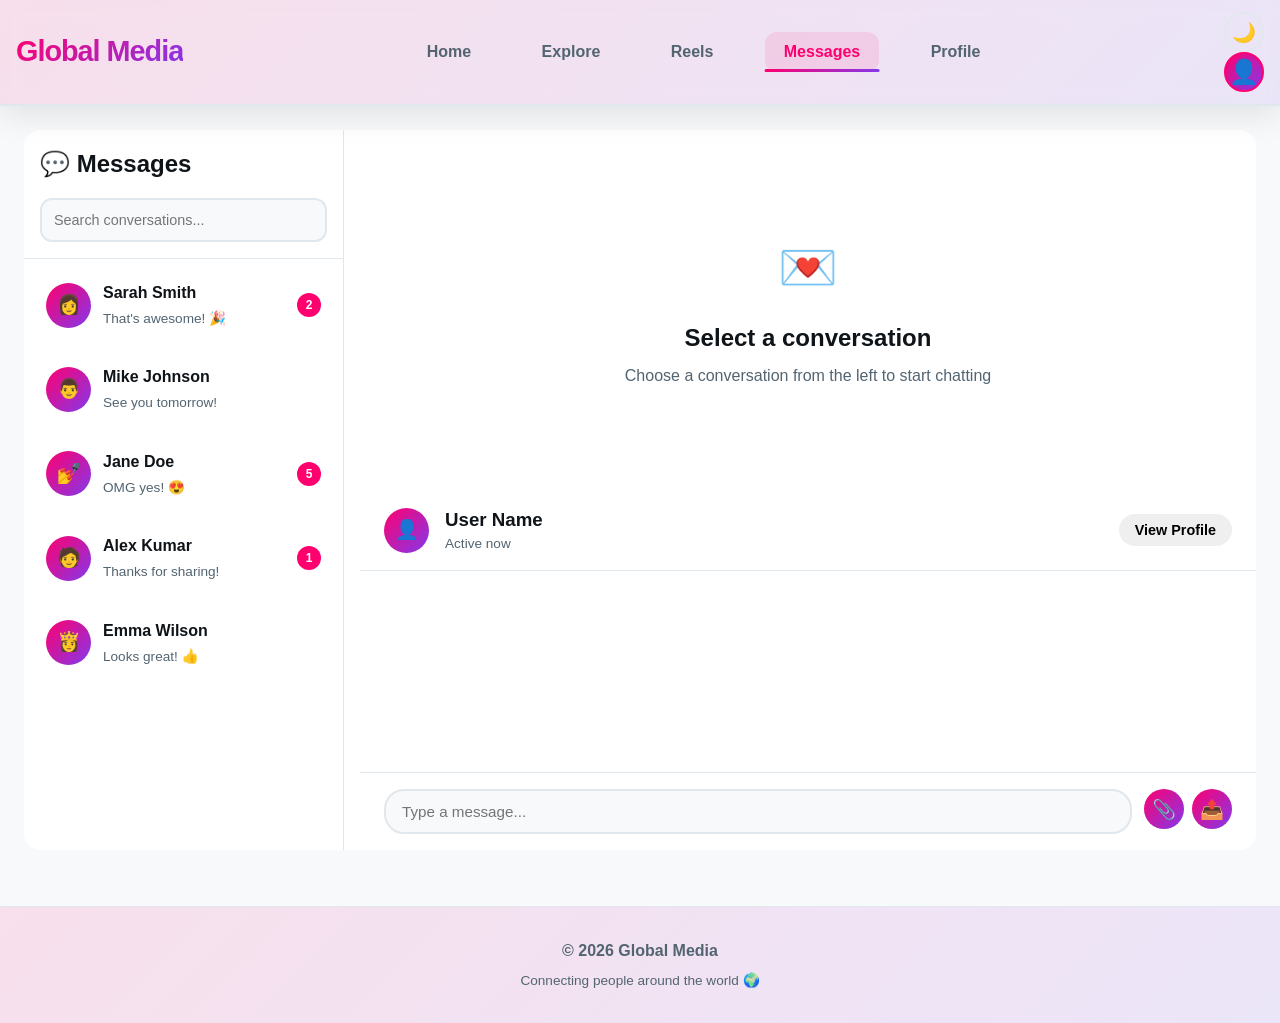
<file: messages.html>
<!DOCTYPE html>
<html lang="en">
<head>
    <meta charset="UTF-8">
    <meta name="viewport" content="width=device-width, initial-scale=1.0">
    <title>Messages | Global Media</title>
    <link rel="stylesheet" href="styles.css">
    <style>
        .messages-container {
            display: grid;
            grid-template-columns: 320px 1fr;
            gap: 1rem;
            height: 80vh;
            background: var(--bg-primary);
            border-radius: 16px;
            overflow: hidden;
        }

        .messages-sidebar {
            border-right: 1px solid var(--border-color);
            display: flex;
            flex-direction: column;
            overflow: hidden;
        }

        .messages-header {
            padding: 1rem;
            border-bottom: 1px solid var(--border-color);
        }

        .messages-header h2 {
            margin: 0 0 1rem 0;
            color: var(--text-primary);
        }

        .messages-search {
            width: 100%;
            padding: 0.75rem;
            border: 2px solid var(--border-color);
            border-radius: 12px;
            background: var(--bg-secondary);
            color: var(--text-primary);
            font-size: 0.9rem;
            transition: all 0.3s ease;
        }

        .messages-search:focus {
            outline: none;
            border-color: var(--primary-color);
            box-shadow: 0 0 15px rgba(255, 0, 110, 0.3);
        }

        .conversations-list {
            flex: 1;
            overflow-y: auto;
            padding: 0.5rem;
        }

        .conversation-item {
            padding: 0.75rem;
            margin-bottom: 0.5rem;
            border-radius: 12px;
            cursor: pointer;
            transition: all 0.3s ease;
            border: 2px solid transparent;
            display: flex;
            gap: 0.75rem;
            align-items: center;
        }

        .conversation-item:hover {
            background: var(--hover-bg);
        }

        .conversation-item.active {
            background: linear-gradient(135deg, rgba(255, 0, 110, 0.2) 0%, rgba(131, 56, 236, 0.2) 100%);
            border-color: var(--primary-color);
        }

        .conversation-avatar {
            width: 45px;
            height: 45px;
            border-radius: 50%;
            background: var(--gradient-1);
            display: flex;
            align-items: center;
            justify-content: center;
            font-size: 1.2rem;
            flex-shrink: 0;
        }

        .conversation-info {
            flex: 1;
            min-width: 0;
        }

        .conversation-name {
            font-weight: 600;
            color: var(--text-primary);
            margin-bottom: 0.25rem;
            white-space: nowrap;
            overflow: hidden;
            text-overflow: ellipsis;
        }

        .conversation-preview {
            font-size: 0.85rem;
            color: var(--text-secondary);
            white-space: nowrap;
            overflow: hidden;
            text-overflow: ellipsis;
        }

        .unread-badge {
            width: 24px;
            height: 24px;
            background: var(--primary-color);
            color: white;
            border-radius: 50%;
            display: flex;
            align-items: center;
            justify-content: center;
            font-size: 0.75rem;
            font-weight: bold;
            flex-shrink: 0;
        }

        /* Chat Area */
        .chat-area {
            display: flex;
            flex-direction: column;
            background: var(--bg-primary);
        }

        .chat-header {
            padding: 1rem 1.5rem;
            border-bottom: 1px solid var(--border-color);
            display: flex;
            justify-content: space-between;
            align-items: center;
        }

        .chat-header-info {
            display: flex;
            gap: 1rem;
            align-items: center;
        }

        .chat-header-avatar {
            width: 45px;
            height: 45px;
            border-radius: 50%;
            background: var(--gradient-1);
            display: flex;
            align-items: center;
            justify-content: center;
            font-size: 1.2rem;
        }

        .chat-header-details h3 {
            margin: 0;
            color: var(--text-primary);
        }

        .chat-header-details p {
            margin: 0;
            font-size: 0.85rem;
            color: var(--text-secondary);
        }

        .chat-messages {
            flex: 1;
            overflow-y: auto;
            padding: 1rem 1.5rem;
            display: flex;
            flex-direction: column;
            gap: 0.75rem;
        }

        .message {
            display: flex;
            margin-bottom: 0.5rem;
        }

        .message.own {
            justify-content: flex-end;
        }

        .message-bubble {
            max-width: 60%;
            padding: 0.75rem 1rem;
            border-radius: 16px;
            word-wrap: break-word;
        }

        .message-bubble.received {
            background: var(--bg-secondary);
            color: var(--text-primary);
            border-bottom-left-radius: 4px;
        }

        .message-bubble.sent {
            background: var(--gradient-1);
            color: white;
            border-bottom-right-radius: 4px;
        }

        .message-time {
            font-size: 0.75rem;
            color: var(--text-secondary);
            margin-top: 0.25rem;
            text-align: center;
            margin-bottom: 0.5rem;
            width: 100%;
        }

        .chat-input-area {
            padding: 1rem 1.5rem;
            border-top: 1px solid var(--border-color);
            display: flex;
            gap: 0.75rem;
        }

        .chat-input {
            flex: 1;
            padding: 0.75rem 1rem;
            border: 2px solid var(--border-color);
            border-radius: 20px;
            background: var(--bg-secondary);
            color: var(--text-primary);
            font-size: 0.95rem;
            font-family: inherit;
            transition: all 0.3s ease;
        }

        .chat-input:focus {
            outline: none;
            border-color: var(--primary-color);
            box-shadow: 0 0 15px rgba(255, 0, 110, 0.3);
        }

        .chat-actions {
            display: flex;
            gap: 0.5rem;
        }

        .chat-action-btn {
            width: 40px;
            height: 40px;
            border-radius: 50%;
            background: var(--gradient-1);
            border: none;
            color: white;
            font-size: 1.2rem;
            cursor: pointer;
            display: flex;
            align-items: center;
            justify-content: center;
            transition: all 0.3s ease;
        }

        .chat-action-btn:hover {
            transform: scale(1.1);
        }

        .empty-state {
            display: flex;
            flex-direction: column;
            align-items: center;
            justify-content: center;
            height: 100%;
            color: var(--text-secondary);
            text-align: center;
        }

        .empty-state h3 {
            font-size: 1.5rem;
            margin-bottom: 0.5rem;
            color: var(--text-primary);
        }

        @media (max-width: 768px) {
            .messages-container {
                grid-template-columns: 1fr;
            }

            .messages-sidebar {
                display: none;
            }

            .message-bubble {
                max-width: 85%;
            }
        }
    </style>
</head>
<body>
    <!-- Navigation Bar -->
    <nav class="navbar">
        <div class="nav-container">
            <div class="logo">
                <h1>Global Media</h1>
            </div>
            <div class="nav-links">
                <a href="index.html" class="nav-link">Home</a>
                <a href="explore.html" class="nav-link">Explore</a>
                <a href="reels.html" class="nav-link">Reels</a>
                <a href="messages.html" class="nav-link active">Messages</a>
                <a href="user-profile.html" class="nav-link">Profile</a>
            </div>
            <div class="user-menu">
                <button class="dark-mode-toggle" id="darkModeToggle" title="Toggle dark mode">🌙</button>
                <div id="userAvatarNav" style="width: 40px; height: 40px; border-radius: 50%; display: flex; align-items: center; justify-content: center; background: linear-gradient(135deg, #FF006E 0%, #8338EC 100%); font-size: 1.5rem; cursor: pointer; border: 2px solid var(--primary-color);">👤</div>
            </div>
        </div>
    </nav>

    <div class="container" style="max-width: 1400px; grid-template-columns: 1fr;">
        <main class="feed" style="background: transparent; border: none;">
            <div class="messages-container">
                <!-- Conversations Sidebar -->
                <div class="messages-sidebar">
                    <div class="messages-header">
                        <h2 style="font-size: 1.5rem;">💬 Messages</h2>
                        <input type="text" class="messages-search" placeholder="Search conversations...">
                    </div>

                    <div class="conversations-list" id="conversationsList"></div>
                </div>

                <!-- Chat Area -->
                <div class="chat-area">
                    <div class="empty-state" id="emptyState">
                        <div style="font-size: 3rem; margin-bottom: 1rem;">💌</div>
                        <h3>Select a conversation</h3>
                        <p>Choose a conversation from the left to start chatting</p>
                    </div>

                    <div id="chatContainer" style="display: none; display: flex; flex-direction: column; height: 100%;">
                        <!-- Chat Header -->
                        <div class="chat-header">
                            <div class="chat-header-info">
                                <div class="chat-header-avatar" id="chatHeaderAvatar">👤</div>
                                <div class="chat-header-details">
                                    <h3 id="chatHeaderName">User Name</h3>
                                    <p id="chatHeaderStatus">Active now</p>
                                </div>
                            </div>
                            <button class="btn btn-sm" onclick="openProfile()">View Profile</button>
                        </div>

                        <!-- Messages -->
                        <div class="chat-messages" id="chatMessages"></div>

                        <!-- Input Area -->
                        <div class="chat-input-area">
                            <input type="text" class="chat-input" id="messageInput" placeholder="Type a message..." onkeypress="handleKeyPress(event)">
                            <div class="chat-actions">
                                <button class="chat-action-btn" title="Attach file">📎</button>
                                <button class="chat-action-btn" onclick="sendMessage()" title="Send">📤</button>
                            </div>
                        </div>
                    </div>
                </div>
            </div>
        </main>
    </div>

    <!-- Footer -->
    <footer style="background: linear-gradient(135deg, rgba(255, 0, 110, 0.1) 0%, rgba(131, 56, 236, 0.1) 100%); border-top: 1px solid var(--border-color); padding: 2rem; text-align: center; margin-top: 2rem; color: var(--text-secondary);">
        <p style="margin-bottom: 0.5rem; font-weight: 600;">© 2026 Global Media</p>
        <p style="margin-top: 0.5rem; font-size: 0.85rem;">Connecting people around the world 🌍</p>
    </footer>

    <script>
        const conversations = [
            { id: 1, name: 'Sarah Smith', emoji: '👩', status: 'Active now', unread: 2, lastMessage: 'That\'s awesome! 🎉' },
            { id: 2, name: 'Mike Johnson', emoji: '👨', status: '2h ago', unread: 0, lastMessage: 'See you tomorrow!' },
            { id: 3, name: 'Jane Doe', emoji: '💅', status: 'Active now', unread: 5, lastMessage: 'OMG yes! 😍' },
            { id: 4, name: 'Alex Kumar', emoji: '🧑', status: '1h ago', unread: 1, lastMessage: 'Thanks for sharing!' },
            { id: 5, name: 'Emma Wilson', emoji: '👸', status: 'Active now', unread: 0, lastMessage: 'Looks great! 👍' },
        ];

        const chatHistory = {
            1: [
                { own: false, text: 'Hey! How are you doing?' },
                { own: true, text: 'I\'m doing great, thanks for asking! 😊' },
                { own: false, text: 'That\'s awesome! 🎉' },
            ],
            2: [
                { own: true, text: 'Hi Mike! How was your day?' },
                { own: false, text: 'It was pretty good! Just finished a big project.' },
                { own: true, text: 'That\'s awesome! Celebrate with coffee ☕' },
                { own: false, text: 'See you tomorrow!' },
            ],
            3: [
                { own: false, text: 'OMG did you see that post??' },
                { own: true, text: 'Yes!! It was insane! 🔥' },
                { own: false, text: 'OMG yes! 😍' },
            ],
            4: [
                { own: true, text: 'Check out this article!' },
                { own: false, text: 'Thanks for sharing!' },
            ],
            5: [
                { own: false, text: 'Love your new post!' },
                { own: true, text: 'Thanks! 🙌' },
                { own: false, text: 'Looks great! 👍' },
            ],
        };

        let currentChat = null;

        function renderConversations() {
            const list = document.getElementById('conversationsList');
            list.innerHTML = conversations.map(conv => `
                <div class="conversation-item ${currentChat?.id === conv.id ? 'active' : ''}" onclick="openChat(${conv.id})">
                    <div class="conversation-avatar">${conv.emoji}</div>
                    <div class="conversation-info">
                        <div class="conversation-name">${conv.name}</div>
                        <div class="conversation-preview">${conv.lastMessage}</div>
                    </div>
                    ${conv.unread > 0 ? `<div class="unread-badge">${conv.unread}</div>` : ''}
                </div>
            `).join('');
        }

        function openChat(conversationId) {
            const conv = conversations.find(c => c.id === conversationId);
            currentChat = conv;

            // Update UI
            document.getElementById('emptyState').style.display = 'none';
            document.getElementById('chatContainer').style.display = 'flex';

            document.getElementById('chatHeaderAvatar').textContent = conv.emoji;
            document.getElementById('chatHeaderName').textContent = conv.name;
            document.getElementById('chatHeaderStatus').textContent = conv.status;

            // Load messages
            loadMessages(conversationId);
            renderConversations();

            // Mark as read
            conv.unread = 0;
            renderConversations();
        }

        function loadMessages(conversationId) {
            const messagesContainer = document.getElementById('chatMessages');
            const messages = chatHistory[conversationId] || [];

            messagesContainer.innerHTML = messages.map((msg, index) => {
                const timeStr = new Date(Date.now() - Math.random() * 3600000).toLocaleTimeString([], { hour: '2-digit', minute: '2-digit' });
                return `
                    <div class="message ${msg.own ? 'own' : ''}">
                        <div class="message-bubble ${msg.own ? 'sent' : 'received'}">
                            ${msg.text}
                        </div>
                    </div>
                `;
            }).join('');

            // Scroll to bottom
            messagesContainer.scrollTop = messagesContainer.scrollHeight;
        }

        function sendMessage() {
            const input = document.getElementById('messageInput');
            const text = input.value.trim();

            if (!text || !currentChat) return;

            // Add message to history
            if (!chatHistory[currentChat.id]) {
                chatHistory[currentChat.id] = [];
            }
            chatHistory[currentChat.id].push({ own: true, text: text });

            // Update UI
            loadMessages(currentChat.id);
            input.value = '';

            // Simulate response after 1 second
            setTimeout(() => {
                chatHistory[currentChat.id].push({ 
                    own: false, 
                    text: ['😊', 'That\'s great!', 'Totally agree! 🔥', 'Haha yes! 😂', 'Awesome! 🎉'][Math.floor(Math.random() * 5)] 
                });
                loadMessages(currentChat.id);
            }, 1000);
        }

        function handleKeyPress(event) {
            if (event.key === 'Enter') {
                sendMessage();
            }
        }

        function openProfile() {
            alert(`Visiting ${currentChat.name}'s profile 👤`);
        }

        // Initialize
        renderConversations();

        // Dark mode toggle
        document.getElementById('darkModeToggle').addEventListener('click', function() {
            document.body.classList.toggle('dark-mode');
            this.textContent = document.body.classList.contains('dark-mode') ? '☀️' : '🌙';
        });
    </script>
</body>
</html>
</file>
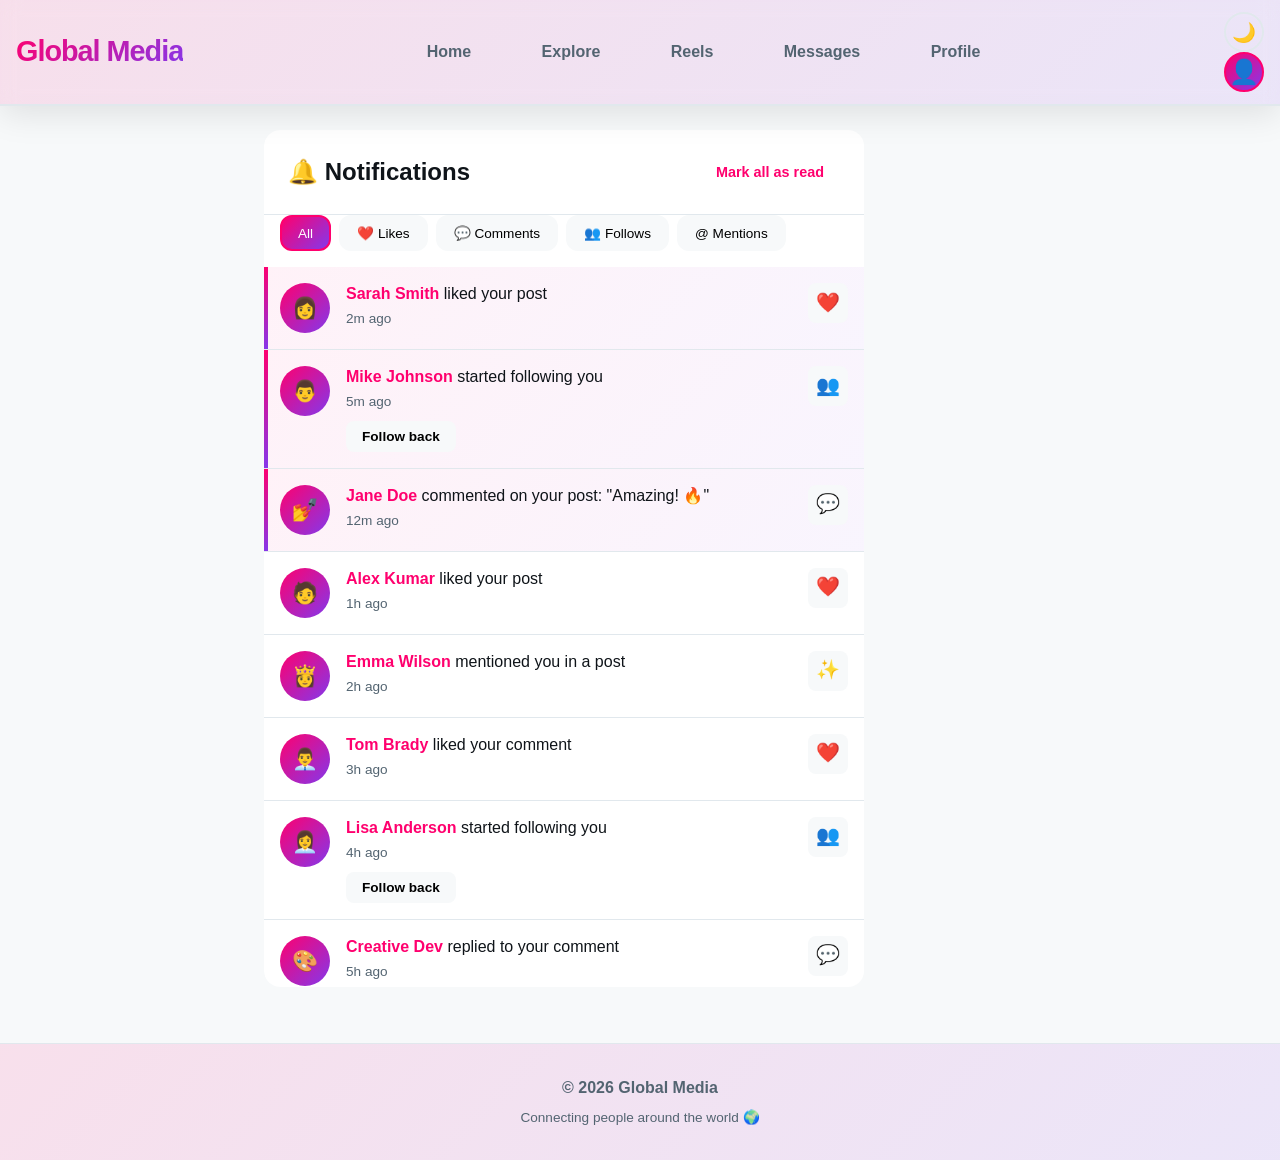
<file: notifications.html>
<!DOCTYPE html>
<html lang="en">
<head>
    <meta charset="UTF-8">
    <meta name="viewport" content="width=device-width, initial-scale=1.0">
    <title>Notifications | Global Media</title>
    <link rel="stylesheet" href="styles.css">
    <style>
        .notifications-container {
            max-width: 600px;
            background: var(--bg-primary);
            border-radius: 16px;
            overflow: hidden;
        }

        .notifications-header {
            padding: 1.5rem;
            border-bottom: 1px solid var(--border-color);
            display: flex;
            justify-content: space-between;
            align-items: center;
        }

        .notifications-header h2 {
            margin: 0;
            color: var(--text-primary);
        }

        .notification-filters {
            display: flex;
            gap: 0.5rem;
            margin-bottom: 1rem;
            padding: 0 1rem;
        }

        .filter-btn {
            padding: 0.5rem 1rem;
            background: var(--bg-secondary);
            border: 2px solid transparent;
            border-radius: 12px;
            cursor: pointer;
            font-weight: 500;
            transition: all 0.3s ease;
            font-size: 0.85rem;
        }

        .filter-btn:hover,
        .filter-btn.active {
            background: var(--gradient-1);
            color: white;
            border-color: var(--primary-color);
        }

        .notifications-list {
            max-height: 80vh;
            overflow-y: auto;
        }

        .notification-item {
            padding: 1rem;
            border-bottom: 1px solid var(--border-color);
            display: flex;
            gap: 1rem;
            cursor: pointer;
            transition: all 0.3s ease;
            position: relative;
        }

        .notification-item:hover {
            background: var(--hover-bg);
        }

        .notification-item.unread {
            background: linear-gradient(135deg, rgba(255, 0, 110, 0.05) 0%, rgba(131, 56, 236, 0.05) 100%);
        }

        .notification-item.unread::before {
            content: '';
            position: absolute;
            left: 0;
            top: 0;
            bottom: 0;
            width: 4px;
            background: var(--gradient-1);
        }

        .notification-avatar {
            width: 50px;
            height: 50px;
            border-radius: 50%;
            background: var(--gradient-1);
            display: flex;
            align-items: center;
            justify-content: center;
            font-size: 1.3rem;
            flex-shrink: 0;
        }

        .notification-content {
            flex: 1;
        }

        .notification-text {
            color: var(--text-primary);
            margin-bottom: 0.25rem;
            line-height: 1.4;
        }

        .notification-text strong {
            color: var(--primary-color);
        }

        .notification-time {
            font-size: 0.85rem;
            color: var(--text-secondary);
        }

        .notification-action {
            display: flex;
            gap: 0.5rem;
            margin-top: 0.5rem;
        }

        .notification-btn {
            padding: 0.5rem 1rem;
            background: var(--bg-secondary);
            border: none;
            border-radius: 8px;
            cursor: pointer;
            font-weight: 600;
            font-size: 0.85rem;
            transition: all 0.3s ease;
        }

        .notification-btn:hover {
            background: var(--primary-color);
            color: white;
        }

        .notification-icon {
            width: 40px;
            height: 40px;
            border-radius: 8px;
            background: var(--bg-secondary);
            display: flex;
            align-items: center;
            justify-content: center;
            font-size: 1.2rem;
            flex-shrink: 0;
        }

        .empty-notifications {
            padding: 3rem 1rem;
            text-align: center;
            color: var(--text-secondary);
        }

        .empty-notifications div {
            font-size: 3rem;
            margin-bottom: 1rem;
        }

        .mark-read-btn {
            padding: 0.5rem 1rem;
            background: none;
            border: none;
            color: var(--primary-color);
            cursor: pointer;
            font-weight: 600;
            font-size: 0.9rem;
            transition: all 0.3s ease;
        }

        .mark-read-btn:hover {
            color: var(--text-primary);
        }

        @media (max-width: 768px) {
            .notifications-container {
                border-radius: 0;
            }

            .notifications-header {
                flex-direction: column;
                align-items: flex-start;
                gap: 1rem;
            }
        }
    </style>
</head>
<body>
    <!-- Navigation Bar -->
    <nav class="navbar">
        <div class="nav-container">
            <div class="logo">
                <h1>Global Media</h1>
            </div>
            <div class="nav-links">
                <a href="index.html" class="nav-link">Home</a>
                <a href="explore.html" class="nav-link">Explore</a>
                <a href="reels.html" class="nav-link">Reels</a>
                <a href="messages.html" class="nav-link">Messages</a>
                <a href="user-profile.html" class="nav-link">Profile</a>
            </div>
            <div class="user-menu">
                <button class="dark-mode-toggle" id="darkModeToggle" title="Toggle dark mode">🌙</button>
                <div id="userAvatarNav" style="width: 40px; height: 40px; border-radius: 50%; display: flex; align-items: center; justify-content: center; background: linear-gradient(135deg, #FF006E 0%, #8338EC 100%); font-size: 1.5rem; cursor: pointer; border: 2px solid var(--primary-color);">👤</div>
            </div>
        </div>
    </nav>

    <div class="container" style="max-width: 800px; grid-template-columns: 1fr;">
        <main class="feed" style="background: transparent; border: none;">
            <div class="notifications-container">
                <div class="notifications-header">
                    <h2>🔔 Notifications</h2>
                    <button class="mark-read-btn" onclick="markAllAsRead()">Mark all as read</button>
                </div>

                <div class="notification-filters">
                    <button class="filter-btn active" onclick="filterNotifications('all', this)">All</button>
                    <button class="filter-btn" onclick="filterNotifications('likes', this)">❤️ Likes</button>
                    <button class="filter-btn" onclick="filterNotifications('comments', this)">💬 Comments</button>
                    <button class="filter-btn" onclick="filterNotifications('follows', this)">👥 Follows</button>
                    <button class="filter-btn" onclick="filterNotifications('mentions', this)">@️ Mentions</button>
                </div>

                <div class="notifications-list" id="notificationsList"></div>
            </div>
        </main>
    </div>

    <!-- Footer -->
    <footer style="background: linear-gradient(135deg, rgba(255, 0, 110, 0.1) 0%, rgba(131, 56, 236, 0.1) 100%); border-top: 1px solid var(--border-color); padding: 2rem; text-align: center; margin-top: 2rem; color: var(--text-secondary);">
        <p style="margin-bottom: 0.5rem; font-weight: 600;">© 2026 Global Media</p>
        <p style="margin-top: 0.5rem; font-size: 0.85rem;">Connecting people around the world 🌍</p>
    </footer>

    <script>
        const notifications = [
            { id: 1, type: 'likes', avatar: '👩', user: 'Sarah Smith', action: 'liked your post', time: '2m ago', unread: true },
            { id: 2, type: 'follows', avatar: '👨', user: 'Mike Johnson', action: 'started following you', time: '5m ago', unread: true },
            { id: 3, type: 'comments', avatar: '💅', user: 'Jane Doe', action: 'commented on your post: "Amazing! 🔥"', time: '12m ago', unread: true },
            { id: 4, type: 'likes', avatar: '🧑', user: 'Alex Kumar', action: 'liked your post', time: '1h ago', unread: false },
            { id: 5, type: 'mentions', avatar: '👸', user: 'Emma Wilson', action: 'mentioned you in a post', time: '2h ago', unread: false },
            { id: 6, type: 'likes', avatar: '👨‍💼', user: 'Tom Brady', action: 'liked your comment', time: '3h ago', unread: false },
            { id: 7, type: 'follows', avatar: '👩‍💼', user: 'Lisa Anderson', action: 'started following you', time: '4h ago', unread: false },
            { id: 8, type: 'comments', avatar: '🎨', user: 'Creative Dev', action: 'replied to your comment', time: '5h ago', unread: false },
        ];

        let filteredNotifications = notifications;
        let currentFilter = 'all';

        const typeEmojis = {
            likes: '❤️',
            follows: '👥',
            comments: '💬',
            mentions: '✨',
        };

        function renderNotifications() {
            const list = document.getElementById('notificationsList');

            if (filteredNotifications.length === 0) {
                list.innerHTML = `
                    <div class="empty-notifications">
                        <div>🔔</div>
                        <h3>No notifications yet</h3>
                        <p>When someone interacts with you, you'll see it here</p>
                    </div>
                `;
                return;
            }

            list.innerHTML = filteredNotifications.map(notif => `
                <div class="notification-item ${notif.unread ? 'unread' : ''}" onclick="openNotification(${notif.id})">
                    <div class="notification-avatar">${notif.avatar}</div>
                    <div class="notification-content">
                        <div class="notification-text">
                            <strong>${notif.user}</strong> ${notif.action}
                        </div>
                        <div class="notification-time">${notif.time}</div>
                        ${notif.type === 'follows' ? `
                            <div class="notification-action">
                                <button class="notification-btn" onclick="followUser(event)">Follow back</button>
                            </div>
                        ` : ''}
                    </div>
                    <div class="notification-icon">${typeEmojis[notif.type] || '🔔'}</div>
                </div>
            `).join('');
        }

        function filterNotifications(filter, btn) {
            currentFilter = filter;
            document.querySelectorAll('.filter-btn').forEach(b => b.classList.remove('active'));
            btn.classList.add('active');

            if (filter === 'all') {
                filteredNotifications = notifications;
            } else {
                filteredNotifications = notifications.filter(n => n.type === filter);
            }

            renderNotifications();
        }

        function markAllAsRead() {
            notifications.forEach(n => n.unread = false);
            renderNotifications();
            showNotificationMsg('All notifications marked as read ✅');
        }

        function openNotification(id) {
            const notif = notifications.find(n => n.id === id);
            if (notif) {
                notif.unread = false;
                renderNotifications();
                alert(`Notification from ${notif.user}\n\n${notif.action}`);
            }
        }

        function followUser(event) {
            event.stopPropagation();
            alert('Following user! 👥');
        }

        function showNotificationMsg(msg) {
            const notification = document.createElement('div');
            notification.style.cssText = `
                position: fixed;
                top: 100px;
                right: 20px;
                background: linear-gradient(135deg, #FF006E 0%, #8338EC 100%);
                color: white;
                padding: 1rem 1.5rem;
                border-radius: 12px;
                box-shadow: 0 4px 15px rgba(255, 0, 110, 0.3);
                z-index: 10000;
                animation: slideIn 0.3s ease-out;
            `;
            notification.textContent = msg;
            document.body.appendChild(notification);

            setTimeout(() => {
                notification.style.animation = 'slideOut 0.3s ease-out';
                setTimeout(() => notification.remove(), 300);
            }, 2000);
        }

        // Initialize
        renderNotifications();

        // Dark mode toggle
        document.getElementById('darkModeToggle').addEventListener('click', function() {
            document.body.classList.toggle('dark-mode');
            this.textContent = document.body.classList.contains('dark-mode') ? '☀️' : '🌙';
        });
    </script>
</body>
</html>
</file>
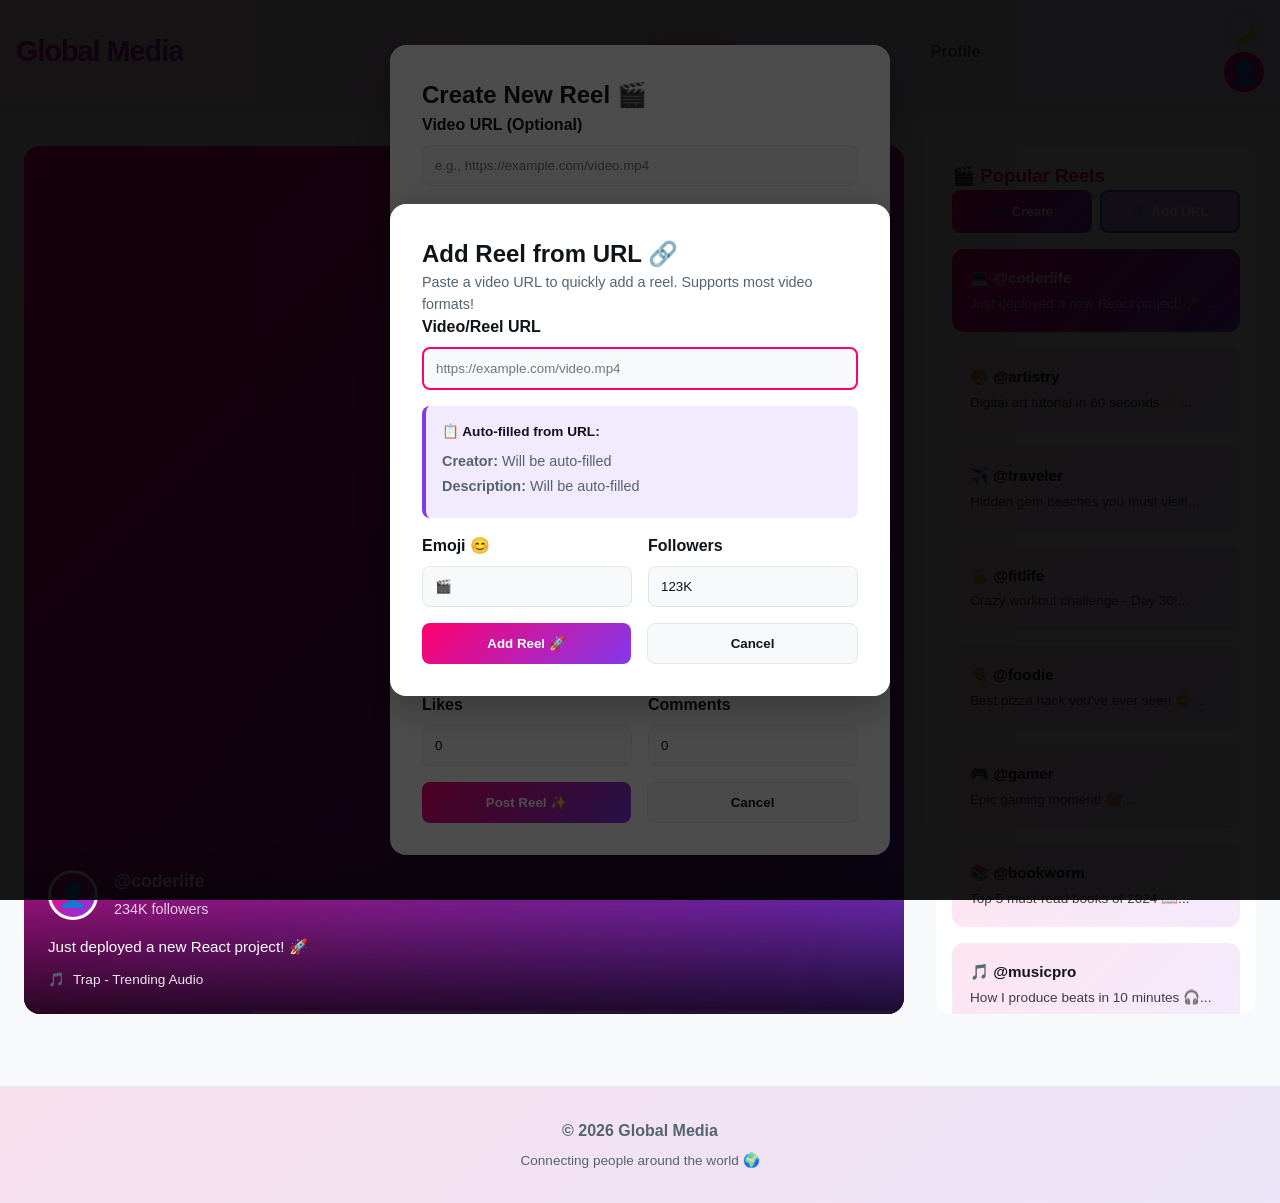
<file: reels.html>
<!DOCTYPE html>
<html lang="en">
<head>
    <meta charset="UTF-8">
    <meta name="viewport" content="width=device-width, initial-scale=1.0">
    <title>Reels | Global Media</title>
    <link rel="stylesheet" href="styles.css">
    <style>
        .reels-container {
            display: flex;
            gap: 2rem;
            height: 100vh;
            overflow: hidden;
            padding: 1rem 0;
        }

        .reel-viewer {
            flex: 1;
            background: #000;
            border-radius: 16px;
            overflow: hidden;
            position: relative;
            display: flex;
            align-items: center;
            justify-content: center;
            min-height: 600px;
        }

        .reel-content {
            width: 100%;
            height: 100%;
            background: linear-gradient(135deg, #FF006E 0%, #8338EC 100%);
            display: flex;
            align-items: center;
            justify-content: center;
            font-size: 5rem;
            position: relative;
            overflow: hidden;
        }

        .reel-overlay {
            position: absolute;
            bottom: 0;
            left: 0;
            right: 0;
            background: linear-gradient(180deg, transparent 0%, rgba(0, 0, 0, 0.8) 100%);
            padding: 2rem 1.5rem 1.5rem;
            color: white;
            z-index: 10;
        }

        .reel-info {
            display: flex;
            gap: 1rem;
            align-items: flex-end;
            margin-bottom: 1rem;
        }

        .reel-creator {
            width: 50px;
            height: 50px;
            border-radius: 50%;
            background: var(--gradient-1);
            display: flex;
            align-items: center;
            justify-content: center;
            font-size: 1.5rem;
            border: 3px solid white;
            cursor: pointer;
            transition: transform 0.3s ease;
        }

        .reel-creator:hover {
            transform: scale(1.1);
        }

        .reel-details h3 {
            margin: 0 0 0.25rem 0;
            font-size: 1.1rem;
        }

        .reel-details p {
            margin: 0;
            color: rgba(255, 255, 255, 0.8);
            font-size: 0.9rem;
        }

        .reel-description {
            margin: 0.75rem 0;
            font-size: 0.95rem;
            line-height: 1.4;
        }

        .reel-music {
            display: flex;
            align-items: center;
            gap: 0.5rem;
            font-size: 0.85rem;
            margin-top: 0.75rem;
            opacity: 0.9;
        }

        .reel-actions {
            position: absolute;
            right: 1rem;
            top: 50%;
            transform: translateY(-50%);
            display: flex;
            flex-direction: column;
            gap: 1.5rem;
            z-index: 20;
        }

        .reel-action-btn {
            width: 50px;
            height: 50px;
            border-radius: 50%;
            background: rgba(255, 255, 255, 0.2);
            border: 2px solid white;
            color: white;
            font-size: 1.5rem;
            cursor: pointer;
            display: flex;
            align-items: center;
            justify-content: center;
            transition: all 0.3s ease;
            backdrop-filter: blur(10px);
        }

        .reel-action-btn:hover {
            background: rgba(255, 255, 255, 0.4);
            transform: scale(1.1);
        }

        .reel-count {
            font-size: 0.75rem;
            margin-top: 0.25rem;
            text-align: center;
        }

        .reel-sidebar {
            width: 320px;
            background: var(--bg-primary);
            border-radius: 16px;
            overflow-y: auto;
            padding: 1rem;
        }

        .reel-list-item {
            padding: 1rem;
            background: linear-gradient(135deg, rgba(255, 0, 110, 0.1) 0%, rgba(131, 56, 236, 0.1) 100%);
            border-radius: 12px;
            margin-bottom: 1rem;
            cursor: pointer;
            transition: all 0.3s ease;
            border: 2px solid transparent;
        }

        .reel-list-item:hover {
            border-color: var(--primary-color);
            transform: translateX(5px);
        }

        .reel-list-item.active {
            background: var(--gradient-1);
            color: white;
        }

        .reel-list-item h4 {
            margin: 0 0 0.25rem 0;
            font-size: 0.95rem;
        }

        .reel-list-item p {
            margin: 0;
            font-size: 0.85rem;
            opacity: 0.8;
        }

        .play-pause-btn {
            position: absolute;
            top: 50%;
            left: 50%;
            transform: translate(-50%, -50%);
            width: 80px;
            height: 80px;
            border-radius: 50%;
            background: rgba(255, 255, 255, 0.3);
            border: 3px solid white;
            color: white;
            font-size: 2rem;
            cursor: pointer;
            display: flex;
            align-items: center;
            justify-content: center;
            transition: all 0.3s ease;
            z-index: 15;
            opacity: 0;
        }

        .reel-content:hover .play-pause-btn {
            opacity: 1;
        }

        .play-pause-btn:hover {
            background: rgba(255, 255, 255, 0.5);
            transform: translate(-50%, -50%) scale(1.1);
        }

        .reel-progress {
            position: absolute;
            bottom: 0;
            left: 0;
            right: 0;
            height: 3px;
            background: rgba(255, 255, 255, 0.2);
            z-index: 5;
        }

        .reel-progress-bar {
            height: 100%;
            background: var(--gradient-1);
            width: 30%;
            transition: width 0.1s linear;
        }

        @media (max-width: 1024px) {
            .reels-container {
                flex-direction: column;
                height: auto;
            }

            .reel-sidebar {
                width: 100%;
                max-height: 200px;
                display: flex;
                overflow-x: auto;
                gap: 0.5rem;
                padding: 0.75rem;
            }

            .reel-list-item {
                min-width: 120px;
                margin-bottom: 0;
            }

            .reel-viewer {
                min-height: 500px;
            }
        }
    </style>
</head>
<body>
    <!-- Navigation Bar -->
    <nav class="navbar">
        <div class="nav-container">
            <div class="logo">
                <h1>Global Media</h1>
            </div>
            <div class="nav-links">
                <a href="index.html" class="nav-link">Home</a>
                <a href="explore.html" class="nav-link">Explore</a>
                <a href="reels.html" class="nav-link active">Reels</a>
                <a href="messages.html" class="nav-link">Messages</a>
                <a href="user-profile.html" class="nav-link">Profile</a>
            </div>
            <div class="user-menu">
                <button class="dark-mode-toggle" id="darkModeToggle" title="Toggle dark mode">🌙</button>
                <div id="userAvatarNav" style="width: 40px; height: 40px; border-radius: 50%; display: flex; align-items: center; justify-content: center; background: linear-gradient(135deg, #FF006E 0%, #8338EC 100%); font-size: 1.5rem; cursor: pointer; border: 2px solid var(--primary-color);">👤</div>
            </div>
        </div>
    </nav>

    <div class="container" style="max-width: 1600px; grid-template-columns: 1fr;">
        <main class="feed" style="background: transparent; border: none; padding: 0;">
            <div class="reels-container">
                <!-- Reel Viewer -->
                <div class="reel-viewer">
                    <div class="reel-content" id="reelContent">
                        🎬
                        <button class="play-pause-btn" onclick="togglePlayPause()">▶️</button>
                        <div class="reel-progress">
                            <div class="reel-progress-bar"></div>
                        </div>
                    </div>
                    <div class="reel-overlay">
                        <div class="reel-info">
                            <div class="reel-creator">👤</div>
                            <div class="reel-details">
                                <h3 id="reelCreator">@creator</h3>
                                <p id="reelFollowers">234K followers</p>
                            </div>
                        </div>
                        <p class="reel-description" id="reelDescription">Check out this amazing reel! 🔥</p>
                        <div class="reel-music">
                            <span>🎵</span>
                            <span id="reelMusic">Trending Audio Track</span>
                        </div>
                    </div>
                    <div class="reel-actions">
                        <div>
                            <button class="reel-action-btn" onclick="likeReel(this)">❤️</button>
                            <div class="reel-count" id="likeCount">0</div>
                        </div>
                        <div>
                            <button class="reel-action-btn" onclick="commentReel()">💬</button>
                            <div class="reel-count" id="commentCount">0</div>
                        </div>
                        <div>
                            <button class="reel-action-btn" onclick="shareReel()">📤</button>
                        </div>
                        <div>
                            <button class="reel-action-btn" onclick="saveReel(this)">🔖</button>
                        </div>
                    </div>
                </div>

                <!-- Reels Sidebar -->
                <div class="reel-sidebar">
                    <h3 style="margin-top: 0; color: var(--primary-color);">🎬 Popular Reels</h3>
                    <div style="display: grid; grid-template-columns: 1fr 1fr; gap: 0.5rem; margin-bottom: 1rem;">
                        <button onclick="openCreateReelModal()" style="padding: 0.75rem; background: var(--gradient-1); color: white; border: none; border-radius: 8px; cursor: pointer; font-weight: 600; transition: transform 0.2s;">➕ Create</button>
                        <button onclick="openAddFromUrlModal()" style="padding: 0.75rem; background: rgba(131, 56, 236, 0.5); color: white; border: 2px solid #8338EC; border-radius: 8px; cursor: pointer; font-weight: 600; transition: transform 0.2s;">🔗 Add URL</button>
                    </div>
                    <div id="reelsList"></div>
                </div>
            </div>
        </main>
    </div>

    <!-- Create Reel Modal -->
    <div id="reelModal" style="display: none; position: fixed; top: 0; left: 0; right: 0; bottom: 0; background: rgba(0, 0, 0, 0.7); z-index: 1000; display: flex; align-items: center; justify-content: center;">
        <div style="background: var(--bg-primary); border-radius: 16px; padding: 2rem; max-width: 500px; width: 90%; box-shadow: 0 10px 40px rgba(0, 0, 0, 0.3);">
            <h2 style="margin-top: 0;">Create New Reel 🎬</h2>
            
            <form id="reelForm" style="display: flex; flex-direction: column; gap: 1rem;">
                <div>
                    <label style="display: block; margin-bottom: 0.5rem; font-weight: 600;">Video URL (Optional)</label>
                    <input type="url" id="reelUrl" placeholder="e.g., https://example.com/video.mp4" style="width: 100%; padding: 0.75rem; border: 1px solid var(--border-color); border-radius: 8px; background: var(--bg-secondary); color: var(--text-primary);">
                </div>

                <div>
                    <label style="display: block; margin-bottom: 0.5rem; font-weight: 600;">Pick Emoji 😊</label>
                    <input type="text" id="reelEmoji" placeholder="e.g., 🎥, 📱, 🎤" style="width: 100%; padding: 0.75rem; border: 1px solid var(--border-color); border-radius: 8px; background: var(--bg-secondary); color: var(--text-primary);" maxlength="2" required>
                </div>

                <div>
                    <label style="display: block; margin-bottom: 0.5rem; font-weight: 600;">Your Username</label>
                    <input type="text" id="reelCreator" placeholder="@username" style="width: 100%; padding: 0.75rem; border: 1px solid var(--border-color); border-radius: 8px; background: var(--bg-secondary); color: var(--text-primary);" required>
                </div>

                <div>
                    <label style="display: block; margin-bottom: 0.5rem; font-weight: 600;">Followers</label>
                    <input type="text" id="reelFollowers" placeholder="e.g., 100K" style="width: 100%; padding: 0.75rem; border: 1px solid var(--border-color); border-radius: 8px; background: var(--bg-secondary); color: var(--text-primary);" required>
                </div>

                <div>
                    <label style="display: block; margin-bottom: 0.5rem; font-weight: 600;">Reel Description</label>
                    <textarea id="reelDescription" placeholder="What's your reel about?" style="width: 100%; padding: 0.75rem; border: 1px solid var(--border-color); border-radius: 8px; background: var(--bg-secondary); color: var(--text-primary); resize: vertical; min-height: 80px;" required></textarea>
                </div>

                <div>
                    <label style="display: block; margin-bottom: 0.5rem; font-weight: 600;">Music/Audio</label>
                    <input type="text" id="reelMusic" placeholder="e.g., Pop - Feel Good" style="width: 100%; padding: 0.75rem; border: 1px solid var(--border-color); border-radius: 8px; background: var(--bg-secondary); color: var(--text-primary);" required>
                </div>

                <div style="display: grid; grid-template-columns: 1fr 1fr; gap: 1rem;">
                    <div>
                        <label style="display: block; margin-bottom: 0.5rem; font-weight: 600;">Likes</label>
                        <input type="number" id="reelLikes" placeholder="e.g., 1000" style="width: 100%; padding: 0.75rem; border: 1px solid var(--border-color); border-radius: 8px; background: var(--bg-secondary); color: var(--text-primary);" value="0" required>
                    </div>
                    <div>
                        <label style="display: block; margin-bottom: 0.5rem; font-weight: 600;">Comments</label>
                        <input type="number" id="reelComments" placeholder="e.g., 50" style="width: 100%; padding: 0.75rem; border: 1px solid var(--border-color); border-radius: 8px; background: var(--bg-secondary); color: var(--text-primary);" value="0" required>
                    </div>
                </div>

                <div style="display: flex; gap: 1rem;">
                    <button type="submit" style="flex: 1; padding: 0.75rem; background: var(--gradient-1); color: white; border: none; border-radius: 8px; cursor: pointer; font-weight: 600; transition: transform 0.2s;">Post Reel ✨</button>
                    <button type="button" onclick="closeCreateReelModal()" style="flex: 1; padding: 0.75rem; background: var(--bg-secondary); color: var(--text-primary); border: 1px solid var(--border-color); border-radius: 8px; cursor: pointer; font-weight: 600;">Cancel</button>
                </div>
            </form>
        </div>
    </div>

    <!-- Add from URL Modal -->
    <div id="urlModal" style="display: none; position: fixed; top: 0; left: 0; right: 0; bottom: 0; background: rgba(0, 0, 0, 0.7); z-index: 1000; display: flex; align-items: center; justify-content: center;">
        <div style="background: var(--bg-primary); border-radius: 16px; padding: 2rem; max-width: 500px; width: 90%; box-shadow: 0 10px 40px rgba(0, 0, 0, 0.3);">
            <h2 style="margin-top: 0;">Add Reel from URL 🔗</h2>
            <p style="color: var(--text-secondary); font-size: 0.9rem;">Paste a video URL to quickly add a reel. Supports most video formats!</p>
            
            <form id="urlForm" style="display: flex; flex-direction: column; gap: 1rem;">
                <div>
                    <label style="display: block; margin-bottom: 0.5rem; font-weight: 600;">Video/Reel URL</label>
                    <input type="url" id="urlInput" placeholder="https://example.com/video.mp4" style="width: 100%; padding: 0.75rem; border: 2px solid var(--primary-color); border-radius: 8px; background: var(--bg-secondary); color: var(--text-primary);" required>
                </div>

                <div style="background: rgba(131, 56, 236, 0.1); padding: 1rem; border-radius: 8px; border-left: 4px solid #8338EC;">
                    <p style="margin: 0 0 0.5rem 0; font-size: 0.85rem; font-weight: 600;">📋 Auto-filled from URL:</p>
                    <div style="font-size: 0.9rem; color: var(--text-secondary);">
                        <p style="margin: 0.25rem 0;"><strong>Creator:</strong> <span id="urlCreator">Will be auto-filled</span></p>
                        <p style="margin: 0.25rem 0;"><strong>Description:</strong> <span id="urlDescription">Will be auto-filled</span></p>
                    </div>
                </div>

                <div style="display: grid; grid-template-columns: 1fr 1fr; gap: 1rem;">
                    <div>
                        <label style="display: block; margin-bottom: 0.5rem; font-weight: 600;">Emoji 😊</label>
                        <input type="text" id="urlEmoji" placeholder="🎬" style="width: 100%; padding: 0.75rem; border: 1px solid var(--border-color); border-radius: 8px; background: var(--bg-secondary); color: var(--text-primary);" maxlength="2" value="🎬">
                    </div>
                    <div>
                        <label style="display: block; margin-bottom: 0.5rem; font-weight: 600;">Followers</label>
                        <input type="text" id="urlFollowers" placeholder="e.g., 100K" style="width: 100%; padding: 0.75rem; border: 1px solid var(--border-color); border-radius: 8px; background: var(--bg-secondary); color: var(--text-primary);" value="123K">
                    </div>
                </div>

                <div style="display: flex; gap: 1rem;">
                    <button type="submit" style="flex: 1; padding: 0.75rem; background: var(--gradient-1); color: white; border: none; border-radius: 8px; cursor: pointer; font-weight: 600; transition: transform 0.2s;">Add Reel 🚀</button>
                    <button type="button" onclick="closeAddFromUrlModal()" style="flex: 1; padding: 0.75rem; background: var(--bg-secondary); color: var(--text-primary); border: 1px solid var(--border-color); border-radius: 8px; cursor: pointer; font-weight: 600;">Cancel</button>
                </div>
            </form>
        </div>
    </div>
    <footer style="background: linear-gradient(135deg, rgba(255, 0, 110, 0.1) 0%, rgba(131, 56, 236, 0.1) 100%); border-top: 1px solid var(--border-color); padding: 2rem; text-align: center; margin-top: 2rem; color: var(--text-secondary);">
        <p style="margin-bottom: 0.5rem; font-weight: 600;">© 2026 Global Media</p>
        <p style="margin-top: 0.5rem; font-size: 0.85rem;">Connecting people around the world 🌍</p>
    </footer>

    <script>
        // Modal functions
        function openCreateReelModal() {
            document.getElementById('reelModal').style.display = 'flex';
        }

        function closeCreateReelModal() {
            document.getElementById('reelModal').style.display = 'none';
            document.getElementById('reelForm').reset();
        }

        function openAddFromUrlModal() {
            document.getElementById('urlModal').style.display = 'flex';
        }

        function closeAddFromUrlModal() {
            document.getElementById('urlModal').style.display = 'none';
            document.getElementById('urlForm').reset();
        }

        // Close modal when clicking outside
        document.addEventListener('DOMContentLoaded', function() {
            const modal = document.getElementById('reelModal');
            modal.addEventListener('click', function(e) {
                if (e.target === modal) {
                    closeCreateReelModal();
                }
            });

            const urlModal = document.getElementById('urlModal');
            urlModal.addEventListener('click', function(e) {
                if (e.target === urlModal) {
                    closeAddFromUrlModal();
                }
            });

            // Handle form submission
            document.getElementById('reelForm').addEventListener('submit', function(e) {
                e.preventDefault();
                
                const newReel = {
                    emoji: document.getElementById('reelEmoji').value,
                    creator: document.getElementById('reelCreator').value,
                    followers: document.getElementById('reelFollowers').value,
                    description: document.getElementById('reelDescription').value,
                    music: document.getElementById('reelMusic').value,
                    likes: parseInt(document.getElementById('reelLikes').value) || 0,
                    comments: parseInt(document.getElementById('reelComments').value) || 0
                };

                // Add to reels array
                reels.unshift(newReel); // Add to beginning
                
                // Save to localStorage
                localStorage.setItem('userReels', JSON.stringify(reels));
                
                // Refresh list and load new reel
                renderReelsList();
                loadReel(0);
                
                // Show success message
                alert('✨ Reel posted successfully! Your reel is now at the top.');
                closeCreateReelModal();
            });

            // Handle URL form submission
            document.getElementById('urlForm').addEventListener('submit', function(e) {
                e.preventDefault();
                
                const url = document.getElementById('urlInput').value;
                
                // Extract filename or domain from URL
                const urlObj = new URL(url);
                const filename = urlObj.pathname.split('/').pop() || 'video';
                const domain = urlObj.hostname.replace('www.', '');

                const newReel = {
                    emoji: document.getElementById('urlEmoji').value,
                    creator: '@' + domain.split('.')[0],
                    followers: document.getElementById('urlFollowers').value,
                    description: `Check out this amazing content! 🎬 ${filename}`,
                    music: 'Web - External Content',
                    likes: Math.floor(Math.random() * 10000),
                    comments: Math.floor(Math.random() * 500),
                    url: url // Store the URL
                };

                // Add to reels array
                reels.unshift(newReel);
                
                // Save to localStorage
                localStorage.setItem('userReels', JSON.stringify(reels));
                
                // Refresh list and load new reel
                renderReelsList();
                loadReel(0);
                
                // Show success message
                alert('🚀 Reel from URL added successfully! Enjoy!');
                closeAddFromUrlModal();
            });

            // Auto-populate creator and description from URL
            document.getElementById('urlInput').addEventListener('change', function() {
                const url = this.value;
                if (url) {
                    try {
                        const urlObj = new URL(url);
                        const domain = urlObj.hostname.replace('www.', '');
                        const creator = '@' + domain.split('.')[0];
                        const filename = urlObj.pathname.split('/').pop() || 'shared video';
                        
                        document.getElementById('urlCreator').textContent = creator;
                        document.getElementById('urlDescription').textContent = `Shared: ${filename}`;
                    } catch (e) {
                        document.getElementById('urlCreator').textContent = 'Invalid URL';
                        document.getElementById('urlDescription').textContent = 'Please enter a valid URL';
                    }
                }
            });

            // Load saved reels from localStorage
            const savedReels = localStorage.getItem('userReels');
            if (savedReels) {
                reels.length = 0; // Clear array
                reels.push(...JSON.parse(savedReels)); // Add saved reels
            }
        });

        const reels = [
            { emoji: '💻', creator: '@coderlife', followers: '234K', description: 'Just deployed a new React project! 🚀', music: 'Trap - Trending Audio', likes: 12500, comments: 234 },
            { emoji: '🎨', creator: '@artistry', followers: '189K', description: 'Digital art tutorial in 60 seconds ✨', music: 'Lo-fi - Study Beats', likes: 8900, comments: 156 },
            { emoji: '✈️', creator: '@traveler', followers: '456K', description: 'Hidden gem beaches you must visit!', music: 'Relaxing - Beach Vibes', likes: 25000, comments: 512 },
            { emoji: '💪', creator: '@fitlife', followers: '312K', description: 'Crazy workout challenge - Day 30!', music: 'EDM - Pump It Up', likes: 18900, comments: 345 },
            { emoji: '🍕', creator: '@foodie', followers: '278K', description: 'Best pizza hack you\'ve ever seen 🤤', music: 'Pop - Feel Good', likes: 15600, comments: 298 },
            { emoji: '🎮', creator: '@gamer', followers: '567K', description: 'Epic gaming moment! 🎯', music: 'Gaming - Epic Soundtrack', likes: 32100, comments: 678 },
            { emoji: '📚', creator: '@bookworm', followers: '145K', description: 'Top 5 must-read books of 2024 📖', music: 'Classical - Peaceful Piano', likes: 6700, comments: 123 },
            { emoji: '🎵', creator: '@musicpro', followers: '389K', description: 'How I produce beats in 10 minutes 🎧', music: 'Hip-Hop - Beat Drop', likes: 21400, comments: 456 },
            { emoji: '🏠', creator: '@homedecor', followers: '267K', description: 'Room makeover transformation! 🛋️', music: 'House - Uplifting', likes: 14200, comments: 289 },
            { emoji: '🌱', creator: '@plantlover', followers: '198K', description: 'Growing succulents indoors - Easy guide 🌿', music: 'Ambient - Nature Sounds', likes: 9800, comments: 167 },
            { emoji: '🎓', creator: '@studytips', followers: '421K', description: 'Study hacks that actually work! 📝', music: 'Motivational - Power Up', likes: 28900, comments: 567 },
            { emoji: '🚗', creator: '@cartuner', followers: '534K', description: 'Modified my car in 24 hours! 🏎️', music: 'Action - Fast & Furious', likes: 35600, comments: 712 },
            { emoji: '☕', creator: '@coffeehead', followers: '223K', description: 'Latte art competition results 🎨', music: 'Café - Lo-fi Chill', likes: 11200, comments: 198 },
            { emoji: '🎬', creator: '@filmmaker', followers: '612K', description: 'Behind the scenes of my new short film 🎥', music: 'Cinematic - Epic', likes: 42100, comments: 834 },
            { emoji: '⚽', creator: '@sportsfan', followers: '445K', description: 'Crazy football skills you won\'t believe 🏟️', music: 'Sports - Hyped Up', likes: 31200, comments: 654 },
        ];

        let currentReel = 0;
        let isPlaying = true;
        let progressInterval;

        function loadReel(index) {
            const reel = reels[index];
            document.getElementById('reelContent').innerHTML = `
                ${reel.emoji}
                <button class="play-pause-btn" onclick="togglePlayPause()">▶️</button>
                <div class="reel-progress">
                    <div class="reel-progress-bar"></div>
                </div>
            `;
            document.getElementById('reelCreator').textContent = reel.creator;
            document.getElementById('reelFollowers').textContent = reel.followers + ' followers';
            document.getElementById('reelDescription').textContent = reel.description;
            document.getElementById('reelMusic').textContent = reel.music;
            document.getElementById('likeCount').textContent = reel.likes.toLocaleString();
            document.getElementById('commentCount').textContent = reel.comments.toLocaleString();

            // Update sidebar highlight
            document.querySelectorAll('.reel-list-item').forEach((item, i) => {
                item.classList.toggle('active', i === index);
            });

            // Reset progress
            document.querySelector('.reel-progress-bar').style.width = '0%';
            startProgress();
        }

        function renderReelsList() {
            const reelsList = document.getElementById('reelsList');
            reelsList.innerHTML = reels.map((reel, index) => `
                <div class="reel-list-item ${index === 0 ? 'active' : ''}" onclick="switchReel(${index})">
                    <h4>${reel.emoji} ${reel.creator}</h4>
                    <p>${reel.description.substring(0, 40)}...</p>
                </div>
            `).join('');
        }

        function switchReel(index) {
            currentReel = index;
            loadReel(index);
        }

        function startProgress() {
            clearInterval(progressInterval);
            let progress = 0;
            progressInterval = setInterval(() => {
                if (isPlaying) {
                    progress += 2;
                    document.querySelector('.reel-progress-bar').style.width = progress + '%';
                    if (progress >= 100) {
                        nextReel();
                    }
                }
            }, 100);
        }

        function nextReel() {
            currentReel = (currentReel + 1) % reels.length;
            loadReel(currentReel);
        }

        function togglePlayPause() {
            isPlaying = !isPlaying;
            document.querySelector('.play-pause-btn').textContent = isPlaying ? '⏸️' : '▶️';
        }

        function likeReel(btn) {
            btn.style.animation = 'pulse 0.6s ease';
            const count = document.getElementById('likeCount');
            count.textContent = (parseInt(count.textContent) + 1).toLocaleString();
        }

        function commentReel() {
            alert('Comments coming soon! 💬');
        }

        function shareReel() {
            alert('Share this reel! 📤');
        }

        function saveReel(btn) {
            btn.textContent = btn.textContent === '🔖' ? '✅' : '🔖';
            alert(btn.textContent === '✅' ? 'Reel saved! 📌' : 'Reel unsaved');
        }

        // Keyboard controls
        document.addEventListener('keydown', (e) => {
            if (e.key === 'ArrowDown' || e.key === 'j') nextReel();
            if (e.key === ' ') { e.preventDefault(); togglePlayPause(); }
        });

        // Add pulse animation
        const style = document.createElement('style');
        style.textContent = `
            @keyframes pulse {
                0%, 100% { transform: scale(1); }
                50% { transform: scale(1.2); }
            }
        `;
        document.head.appendChild(style);

        // Initialize
        renderReelsList();
        loadReel(0);

        // Dark mode toggle
        document.getElementById('darkModeToggle').addEventListener('click', function() {
            document.body.classList.toggle('dark-mode');
            this.textContent = document.body.classList.contains('dark-mode') ? '☀️' : '🌙';
        });
    </script>
</body>
</html>
</file>
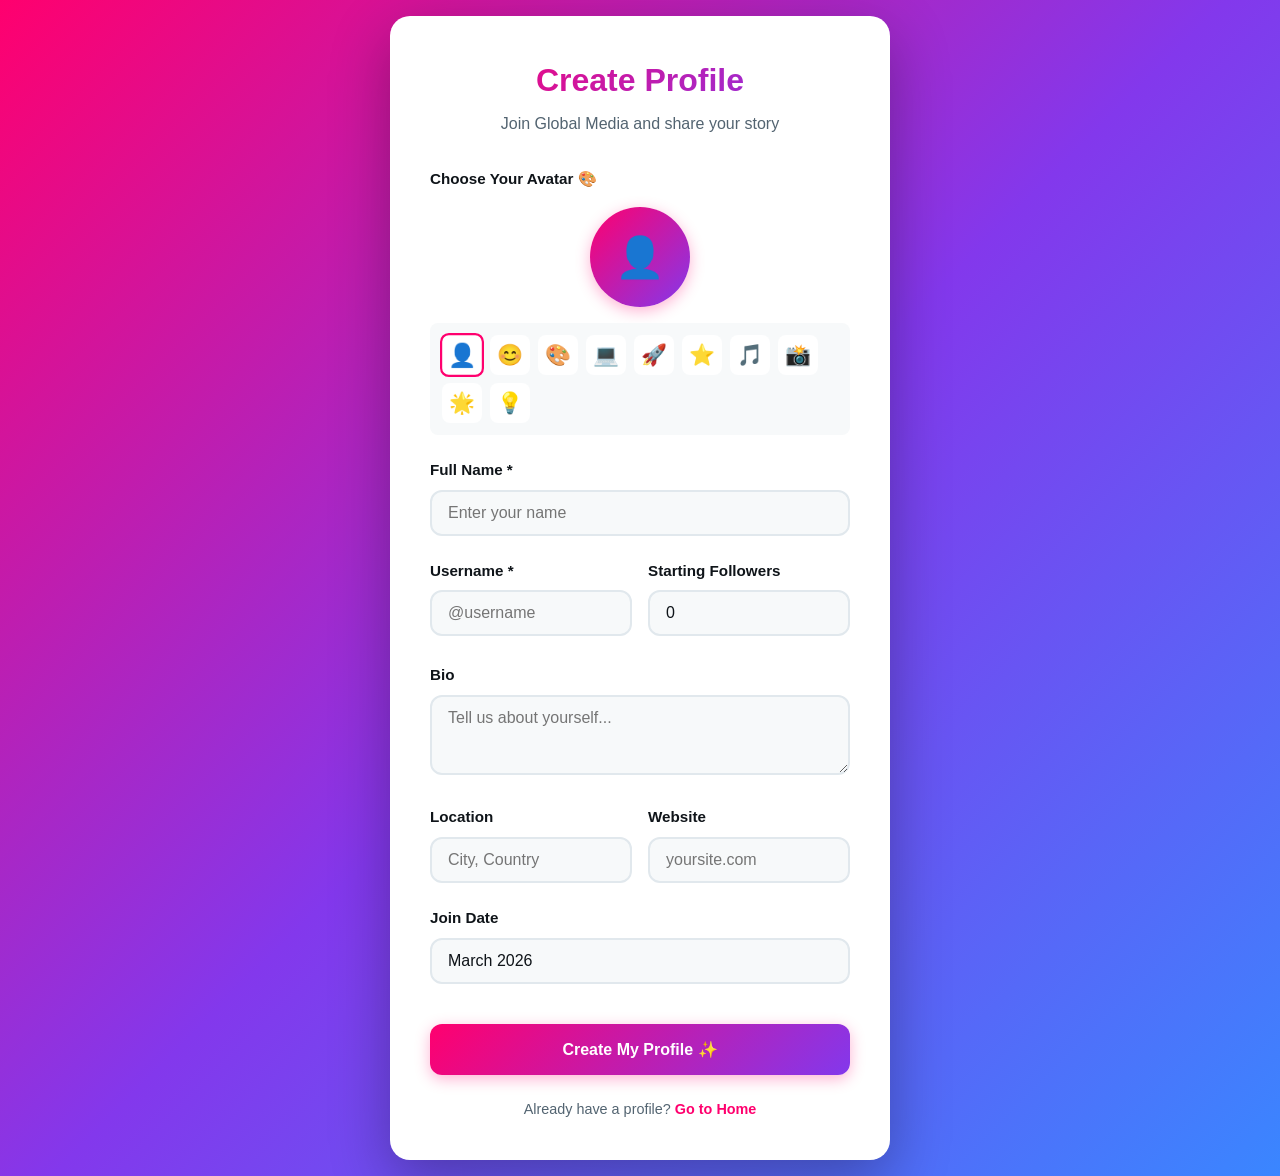
<file: signup.html>
<!DOCTYPE html>
<html lang="en">
<head>
    <meta charset="UTF-8">
    <meta name="viewport" content="width=device-width, initial-scale=1.0">
    <title>Create Your Profile | Global Media</title>
    <link rel="stylesheet" href="styles.css">
    <style>
        .signup-container {
            min-height: 100vh;
            display: flex;
            align-items: center;
            justify-content: center;
            background: linear-gradient(135deg, #FF006E 0%, #8338EC 50%, #3A86FF 100%);
            padding: 1rem;
        }

        .signup-box {
            background: var(--bg-primary);
            border-radius: 20px;
            padding: 2.5rem;
            max-width: 500px;
            width: 100%;
            box-shadow: 0 20px 60px rgba(0, 0, 0, 0.3);
            backdrop-filter: blur(10px);
        }

        .signup-box h1 {
            background: var(--gradient-1);
            -webkit-background-clip: text;
            -webkit-text-fill-color: transparent;
            background-clip: text;
            text-align: center;
            margin-bottom: 0.5rem;
            font-size: 2rem;
        }

        .signup-box p {
            text-align: center;
            color: var(--text-secondary);
            margin-bottom: 2rem;
        }

        .form-group {
            margin-bottom: 1.5rem;
        }

        .form-group label {
            display: block;
            font-weight: 600;
            margin-bottom: 0.5rem;
            color: var(--text-primary);
            font-size: 0.95rem;
        }

        .form-group input,
        .form-group textarea {
            width: 100%;
            padding: 0.75rem 1rem;
            border: 2px solid var(--border-color);
            border-radius: 12px;
            font-size: 1rem;
            font-family: inherit;
            background: var(--bg-secondary);
            color: var(--text-primary);
            transition: all 0.3s ease;
        }

        .form-group input:focus,
        .form-group textarea:focus {
            outline: none;
            border-color: var(--primary-color);
            box-shadow: 0 0 15px rgba(255, 0, 110, 0.3);
            background: var(--bg-primary);
        }

        .form-group textarea {
            resize: vertical;
            min-height: 80px;
        }

        .form-row {
            display: grid;
            grid-template-columns: 1fr 1fr;
            gap: 1rem;
        }

        .avatar-preview {
            width: 100px;
            height: 100px;
            border-radius: 50%;
            margin: 1rem auto;
            background: var(--gradient-1);
            display: flex;
            align-items: center;
            justify-content: center;
            font-size: 2.5rem;
            box-shadow: 0 4px 15px rgba(255, 0, 110, 0.3);
        }

        .submit-btn {
            width: 100%;
            padding: 1rem;
            background: var(--gradient-1);
            color: white;
            border: none;
            border-radius: 12px;
            font-size: 1rem;
            font-weight: 700;
            cursor: pointer;
            transition: all 0.3s cubic-bezier(0.4, 0, 0.2, 1);
            box-shadow: 0 4px 15px rgba(255, 0, 110, 0.3);
            margin-top: 1rem;
        }

        .submit-btn:hover {
            transform: translateY(-2px);
            box-shadow: 0 8px 25px rgba(255, 0, 110, 0.5);
        }

        .submit-btn:active {
            transform: translateY(0);
        }

        .back-link {
            text-align: center;
            margin-top: 1.5rem;
        }

        .back-link a {
            color: var(--primary-color);
            text-decoration: none;
            font-weight: 600;
            transition: all 0.3s ease;
        }

        .back-link a:hover {
            text-decoration: underline;
        }

        .emoji-picker {
            display: flex;
            gap: 0.5rem;
            flex-wrap: wrap;
            padding: 0.75rem;
            background: var(--bg-secondary);
            border-radius: 8px;
            margin-top: 0.5rem;
        }

        .emoji-btn {
            width: 2.5rem;
            height: 2.5rem;
            border: 2px solid transparent;
            background: white;
            border-radius: 8px;
            font-size: 1.3rem;
            cursor: pointer;
            transition: all 0.2s ease;
        }

        .emoji-btn:hover,
        .emoji-btn.selected {
            border-color: var(--primary-color);
            transform: scale(1.1);
        }

        .error-msg {
            color: #FF006E;
            font-size: 0.85rem;
            margin-top: 0.25rem;
        }

        .success-msg {
            background: rgba(6, 214, 160, 0.1);
            border: 2px solid #06D6A0;
            color: #06D6A0;
            padding: 1rem;
            border-radius: 12px;
            margin-bottom: 1.5rem;
            text-align: center;
            font-weight: 600;
        }
    </style>
</head>
<body style="background: linear-gradient(135deg, #FF006E 0%, #8338EC 50%, #3A86FF 100%);">
    <div class="signup-container">
        <div class="signup-box">
            <h1>Create Profile</h1>
            <p>Join Global Media and share your story</p>

            <form id="signupForm">
                <div class="form-group">
                    <label>Choose Your Avatar 🎨</label>
                    <div class="avatar-preview" id="avatarPreview">👤</div>
                    <div class="emoji-picker" id="emojiPicker">
                        <button type="button" class="emoji-btn" data-emoji="👤">👤</button>
                        <button type="button" class="emoji-btn" data-emoji="😊">😊</button>
                        <button type="button" class="emoji-btn" data-emoji="🎨">🎨</button>
                        <button type="button" class="emoji-btn" data-emoji="💻">💻</button>
                        <button type="button" class="emoji-btn" data-emoji="🚀">🚀</button>
                        <button type="button" class="emoji-btn" data-emoji="⭐">⭐</button>
                        <button type="button" class="emoji-btn" data-emoji="🎵">🎵</button>
                        <button type="button" class="emoji-btn" data-emoji="📸">📸</button>
                        <button type="button" class="emoji-btn" data-emoji="🌟">🌟</button>
                        <button type="button" class="emoji-btn" data-emoji="💡">💡</button>
                    </div>
                    <input type="hidden" id="selectedEmoji" value="👤">
                </div>

                <div class="form-group">
                    <label for="fullName">Full Name *</label>
                    <input type="text" id="fullName" name="fullName" placeholder="Enter your name" required>
                    <div class="error-msg" id="nameError"></div>
                </div>

                <div class="form-row">
                    <div class="form-group">
                        <label for="username">Username *</label>
                        <input type="text" id="username" name="username" placeholder="@username" required>
                        <div class="error-msg" id="usernameError"></div>
                    </div>
                    <div class="form-group">
                        <label for="followers">Starting Followers</label>
                        <input type="number" id="followers" name="followers" placeholder="0" value="0" min="0">
                    </div>
                </div>

                <div class="form-group">
                    <label for="bio">Bio</label>
                    <textarea id="bio" name="bio" placeholder="Tell us about yourself..."></textarea>
                </div>

                <div class="form-row">
                    <div class="form-group">
                        <label for="location">Location</label>
                        <input type="text" id="location" name="location" placeholder="City, Country">
                    </div>
                    <div class="form-group">
                        <label for="website">Website</label>
                        <input type="text" id="website" name="website" placeholder="yoursite.com">
                    </div>
                </div>

                <div class="form-group">
                    <label for="joinDate">Join Date</label>
                    <input type="text" id="joinDate" name="joinDate" placeholder="e.g., March 2023" value="March 2026">
                </div>

                <button type="submit" class="submit-btn">Create My Profile ✨</button>
            </form>

            <div class="back-link">
                <p style="margin: 0; color: var(--text-secondary); font-size: 0.9rem;">Already have a profile? 
                    <a href="index.html">Go to Home</a>
                </p>
            </div>
        </div>
    </div>

    <script>
        const emojiButtons = document.querySelectorAll('.emoji-btn');
        const avatarPreview = document.getElementById('avatarPreview');
        const selectedEmojiInput = document.getElementById('selectedEmoji');
        const signupForm = document.getElementById('signupForm');

        // Emoji picker
        emojiButtons.forEach(btn => {
            btn.addEventListener('click', (e) => {
                e.preventDefault();
                emojiButtons.forEach(b => b.classList.remove('selected'));
                btn.classList.add('selected');
                const emoji = btn.dataset.emoji;
                selectedEmojiInput.value = emoji;
                avatarPreview.textContent = emoji;
                avatarPreview.style.animation = 'none';
                setTimeout(() => {
                    avatarPreview.style.animation = 'pulse 0.6s ease';
                }, 10);
            });
        });

        // Set first emoji as selected
        emojiButtons[0].classList.add('selected');

        // Form validation
        signupForm.addEventListener('submit', (e) => {
            e.preventDefault();

            const fullName = document.getElementById('fullName').value.trim();
            const username = document.getElementById('username').value.trim();
            const nameError = document.getElementById('nameError');
            const usernameError = document.getElementById('usernameError');

            nameError.textContent = '';
            usernameError.textContent = '';

            let isValid = true;

            if (!fullName) {
                nameError.textContent = 'Name is required';
                isValid = false;
            }

            if (!username) {
                usernameError.textContent = 'Username is required';
                isValid = false;
            } else if (!/^[a-zA-Z0-9_]{3,20}$/.test(username)) {
                usernameError.textContent = 'Username must be 3-20 characters (letters, numbers, underscore)';
                isValid = false;
            }

            if (isValid) {
                // Save profile to localStorage
                const profileData = {
                    fullName: fullName,
                    username: username,
                    emoji: selectedEmojiInput.value,
                    bio: document.getElementById('bio').value,
                    location: document.getElementById('location').value,
                    website: document.getElementById('website').value,
                    joinDate: document.getElementById('joinDate').value,
                    followers: parseInt(document.getElementById('followers').value) || 0,
                    following: Math.floor(Math.random() * 1000) + 100,
                    posts: Math.floor(Math.random() * 500)
                };

                localStorage.setItem('userProfile', JSON.stringify(profileData));

                // Show success and redirect
                signupForm.innerHTML = `
                    <div class="success-msg">
                        ✨ Profile created successfully!<br>
                        Redirecting to your profile...
                    </div>
                `;

                setTimeout(() => {
                    window.location.href = 'user-profile.html';
                }, 2000);
            }
        });

        // Add pulse animation
        const style = document.createElement('style');
        style.textContent = `
            @keyframes pulse {
                0%, 100% { transform: scale(1); }
                50% { transform: scale(1.1); }
            }
        `;
        document.head.appendChild(style);
    </script>
</body>
</html>
</file>
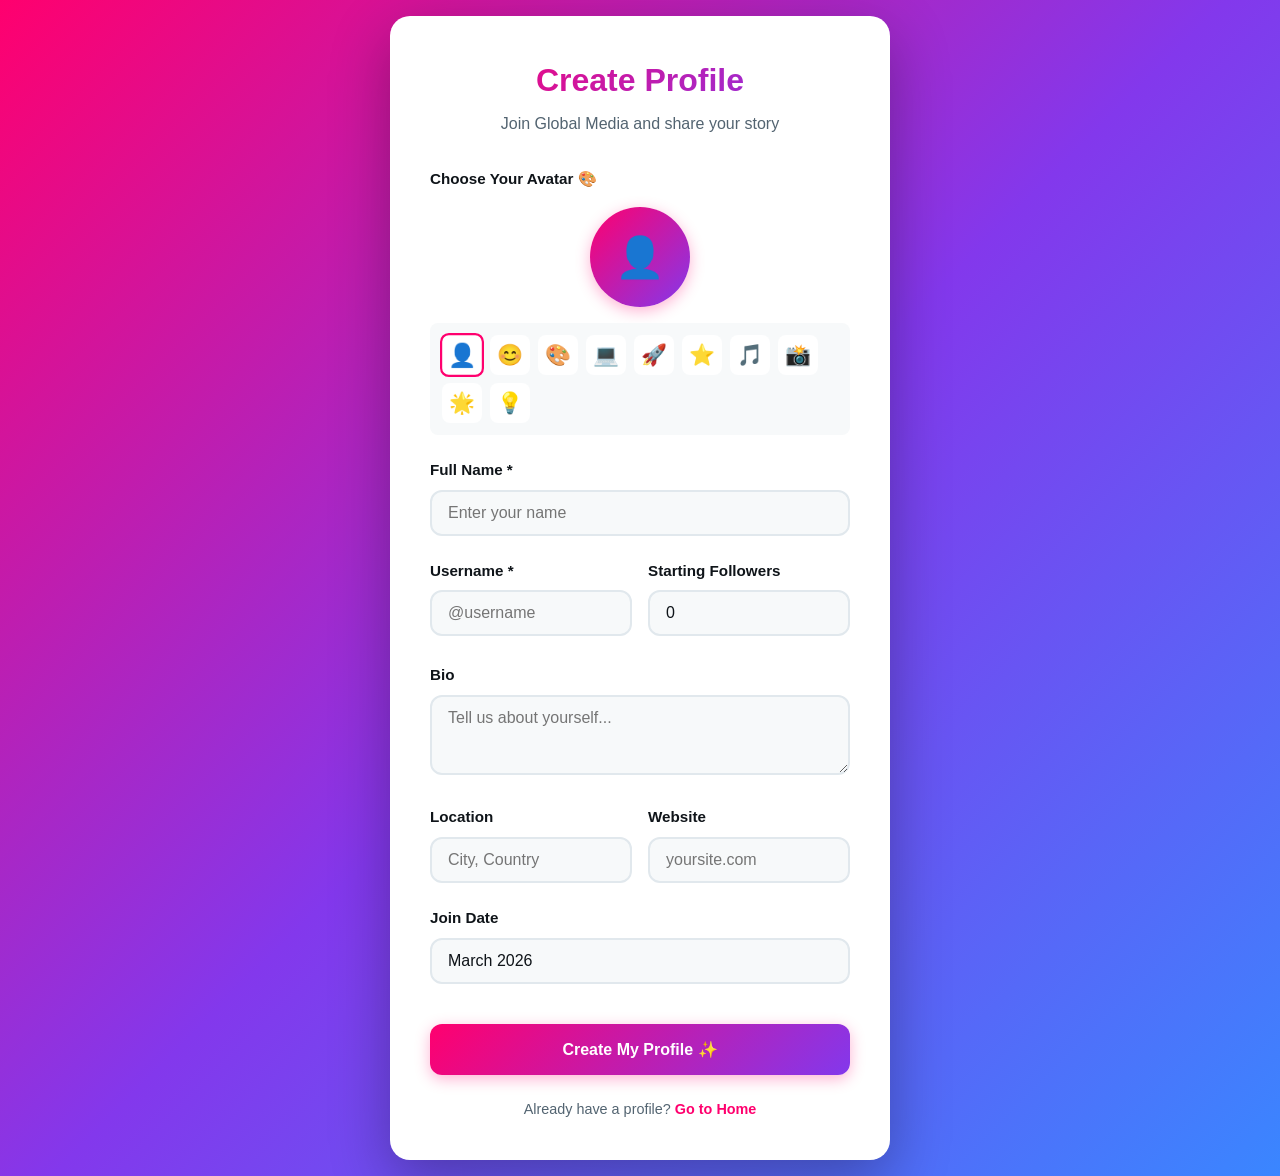
<file: user-profile.html>
<!DOCTYPE html>
<html lang="en">
<head>
    <meta charset="UTF-8">
    <meta name="viewport" content="width=device-width, initial-scale=1.0">
    <title>Your Profile | Global Media</title>
    <link rel="stylesheet" href="styles.css">
</head>
<body>
    <!-- Navigation Bar -->
    <nav class="navbar">
        <div class="nav-container">
            <div class="logo">
                <h1>Global Media</h1>
            </div>
            <div class="nav-links">
                <a href="index.html" class="nav-link">Home</a>
                <a href="signup.html" class="nav-link">Create Profile</a>
                <a href="#" class="nav-link">Messages</a>
                <a href="user-profile.html" class="nav-link active">Profile</a>
            </div>
            <div class="user-menu">
                <button class="dark-mode-toggle" id="darkModeToggle" title="Toggle dark mode">🌙</button>
                <div id="userAvatarNav" style="width: 40px; height: 40px; border-radius: 50%; display: flex; align-items: center; justify-content: center; background: linear-gradient(135deg, #FF006E 0%, #8338EC 100%); font-size: 1.5rem; cursor: pointer; border: 2px solid var(--primary-color);">👤</div>
            </div>
        </div>
    </nav>

    <div class="container" style="max-width: 1200px; grid-template-columns: 1fr;">
        <!-- Profile Header -->
        <main style="background: var(--bg-primary); border-radius: 16px; overflow: hidden;">
            <!-- Cover Photo -->
            <div style="width: 100%; height: 200px; background: linear-gradient(135deg, #FF006E 0%, #8338EC 100%); position: relative;">
                <button class="btn btn-primary" style="position: absolute; top: 1rem; right: 1rem;">Edit Cover</button>
            </div>

            <!-- Profile Info -->
            <div style="padding: 1.5rem; position: relative; margin-top: -70px; margin-bottom: 1.5rem;">
                <div style="display: flex; gap: 1.5rem; align-items: flex-start;">
                    <div id="profileAvatarLarge" style="width: 150px; height: 150px; border-radius: 50%; border: 4px solid white; background: linear-gradient(135deg, #FF006E 0%, #8338EC 100%); display: flex; align-items: center; justify-content: center; font-size: 4rem; box-shadow: 0 4px 15px rgba(255, 0, 110, 0.3);">👤</div>
                    <div style="flex: 1;">
                        <h1 id="profileName" style="font-size: 1.75rem; margin-bottom: 0;">Your Name</h1>
                        <p id="profileHandle" style="color: var(--text-secondary); font-size: 1.1rem; margin-bottom: 1rem;">@username</p>
                        <p id="profileBio" style="margin-bottom: 1rem; line-height: 1.6;">Your bio goes here</p>
                        <div style="display: flex; gap: 1.5rem; color: var(--text-secondary); font-size: 0.95rem; margin-bottom: 1rem;">
                            <span id="profileLocation">📍 Location</span>
                            <span id="profileWebsite">🔗 website.com</span>
                            <span id="profileJoinDate">📅 Joined</span>
                        </div>
                        <div style="display: flex; gap: 2rem; margin: 1rem 0;">
                            <div>
                                <span id="followingCount" style="font-weight: bold; font-size: 1.1rem; color: var(--primary-color);">0</span>
                                <span style="color: var(--text-secondary);"> Following</span>
                            </div>
                            <div>
                                <span id="followersCount" style="font-weight: bold; font-size: 1.1rem; color: var(--primary-color);">0</span>
                                <span style="color: var(--text-secondary);"> Followers</span>
                            </div>
                            <div>
                                <span id="postsCount" style="font-weight: bold; font-size: 1.1rem; color: var(--primary-color);">0</span>
                                <span style="color: var(--text-secondary);"> Posts</span>
                            </div>
                        </div>
                    </div>
                    <button class="btn btn-primary" onclick="editProfile()">Edit Profile</button>
                </div>
            </div>

            <!-- Tabs -->
            <div style="display: flex; border-bottom: 1px solid var(--border-color); padding: 0 1.5rem;">
                <button class="tab-btn active" data-tab="posts" onclick="switchTab(event, 'posts')">Posts</button>
                <button class="tab-btn" data-tab="media" onclick="switchTab(event, 'media')">Media</button>
                <button class="tab-btn" data-tab="likes" onclick="switchTab(event, 'likes')">Likes</button>
                <button class="tab-btn" data-tab="followers" onclick="switchTab(event, 'followers')">Followers</button>
            </div>

            <!-- Tab Content -->
            <div id="posts-tab" class="tab-content">
                <div style="padding: 2rem; text-align: center; color: var(--text-secondary);">
                    <p style="font-size: 1.2rem;">No posts yet</p>
                    <p>Start sharing your moments! 📸</p>
                    <a href="index.html" class="btn btn-primary" style="display: inline-block; margin-top: 1rem; text-decoration: none;">Go to Feed</a>
                </div>
            </div>

            <div id="media-tab" class="tab-content" style="display: none; padding: 2rem; text-align: center; color: var(--text-secondary);">
                <p>No media posts yet</p>
            </div>

            <div id="likes-tab" class="tab-content" style="display: none; padding: 2rem; text-align: center; color: var(--text-secondary);">
                <p>No liked posts</p>
            </div>

            <div id="followers-tab" class="tab-content" style="display: none; padding: 1.5rem;">
                <div style="padding: 2rem; text-align: center; color: var(--text-secondary);">
                    <p>Follow requests appear here</p>
                </div>
            </div>
        </main>
    </div>

    <!-- Footer -->
    <footer style="background: linear-gradient(135deg, rgba(255, 0, 110, 0.1) 0%, rgba(131, 56, 236, 0.1) 100%); border-top: 1px solid var(--border-color); padding: 2rem; text-align: center; margin-top: 2rem; color: var(--text-secondary);">
        <p style="margin-bottom: 0.5rem; font-weight: 600;">© 2026 Global Media</p>
        <p style="margin-top: 0.5rem; font-size: 0.85rem;">Connecting people around the world 🌍</p>
    </footer>

    <style>
        .tab-btn {
            background: none;
            border: none;
            padding: 1rem 1.5rem;
            color: var(--text-secondary);
            font-weight: 500;
            cursor: pointer;
            position: relative;
            transition: color 0.2s;
            font-size: 0.95rem;
        }

        .tab-btn:hover {
            color: var(--primary-color);
        }

        .tab-btn.active {
            color: var(--primary-color);
        }

        .tab-btn.active::after {
            content: '';
            position: absolute;
            bottom: -1px;
            left: 0;
            right: 0;
            height: 4px;
            background-color: var(--primary-color);
            border-radius: 2px 2px 0 0;
        }

        .tab-content {
            animation: fadeIn 0.3s ease-in-out;
        }

        @keyframes fadeIn {
            from {
                opacity: 0;
            }
            to {
                opacity: 1;
            }
        }
    </style>

    <script>
        // Load profile from localStorage
        function loadProfile() {
            const profileData = localStorage.getItem('userProfile');
            
            if (!profileData) {
                // No profile created yet, redirect to signup
                window.location.href = 'signup.html';
                return;
            }

            const profile = JSON.parse(profileData);

            // Update page title
            document.title = `${profile.fullName} - Profile | Global Media`;

            // Update profile info
            document.getElementById('profileName').textContent = profile.fullName;
            document.getElementById('profileHandle').textContent = '@' + profile.username;
            document.getElementById('profileBio').textContent = profile.bio || 'Welcome to my profile!';
            document.getElementById('profileLocation').textContent = profile.location ? `📍 ${profile.location}` : '📍 Location not set';
            document.getElementById('profileWebsite').textContent = profile.website ? `🔗 ${profile.website}` : '🔗 No website';
            document.getElementById('profileJoinDate').textContent = `📅 Joined ${profile.joinDate}`;
            
            // Update counts
            document.getElementById('followersCount').textContent = profile.followers.toLocaleString();
            document.getElementById('followingCount').textContent = profile.following.toLocaleString();
            document.getElementById('postsCount').textContent = profile.posts.toLocaleString();

            // Update avatars
            const emoji = profile.emoji;
            document.getElementById('profileAvatarLarge').textContent = emoji;
            document.getElementById('userAvatarNav').textContent = emoji;
        }

        function switchTab(event, tabName) {
            // Hide all tabs
            const tabs = document.querySelectorAll('.tab-content');
            tabs.forEach(tab => tab.style.display = 'none');

            // Remove active class from all buttons
            const buttons = document.querySelectorAll('.tab-btn');
            buttons.forEach(btn => btn.classList.remove('active'));

            // Show selected tab
            document.getElementById(tabName + '-tab').style.display = 'block';
            event.target.classList.add('active');
        }

        function editProfile() {
            alert('Edit profile feature coming soon! 🚀');
        }

        // Load profile on page load
        loadProfile();

        // Add dark mode toggle functionality
        document.getElementById('darkModeToggle').addEventListener('click', function() {
            document.body.classList.toggle('dark-mode');
            this.textContent = document.body.classList.contains('dark-mode') ? '☀️' : '🌙';
        });
    </script>
</body>
</html>
</file>
<file: styles.css>
/* Global Styles */
* {
    margin: 0;
    padding: 0;
    box-sizing: border-box;
}

:root {
    --primary-color: #FF006E;
    --secondary-color: #8338EC;
    --accent-color: #3A86FF;
    --success-color: #06D6A0;
    --bg-primary: #FFFFFF;
    --bg-secondary: #F7F9FA;
    --border-color: #E1E8ED;
    --text-primary: #0F1419;
    --text-secondary: #536471;
    --hover-bg: #F7F9FA;
    --shadow: 0 1px 3px rgba(0, 0, 0, 0.12), 0 1px 2px rgba(0, 0, 0, 0.24);
    --gradient-1: linear-gradient(135deg, #FF006E 0%, #8338EC 100%);
    --gradient-2: linear-gradient(135deg, #8338EC 0%, #3A86FF 100%);
    --gradient-3: linear-gradient(135deg, #3A86FF 0%, #06D6A0 100%);
}

body.dark-mode {
    --bg-primary: #0F0F0F;
    --bg-secondary: #1A1A1A;
    --border-color: #2A2A2A;
    --text-primary: #FFFFFF;
    --text-secondary: #B0B0B0;
    --hover-bg: #2A2A2A;
}

body {
    font-family: -apple-system, BlinkMacSystemFont, 'Segoe UI', Roboto, Helvetica, Arial, sans-serif;
    background-color: var(--bg-secondary);
    color: var(--text-primary);
    line-height: 1.5;
    transition: background-color 0.3s ease, color 0.3s ease;
}

/* Navigation Bar */
.navbar {
    position: sticky;
    top: 0;
    background: linear-gradient(135deg, rgba(255, 0, 110, 0.1) 0%, rgba(131, 56, 236, 0.1) 100%);
    border-bottom: 2px solid var(--border-color);
    z-index: 100;
    backdrop-filter: blur(10px);
    box-shadow: 0 8px 32px rgba(0, 0, 0, 0.1);
}

.nav-container {
    max-width: 1400px;
    margin: 0 auto;
    display: flex;
    justify-content: space-between;
    align-items: center;
    padding: 0.75rem 1rem;
}

.logo h1 {
    background: var(--gradient-1);
    -webkit-background-clip: text;
    -webkit-text-fill-color: transparent;
    background-clip: text;
    font-size: 1.8rem;
    font-weight: 900;
    letter-spacing: -1px;
}

.nav-links {
    display: flex;
    gap: 2rem;
    flex: 1;
    justify-content: center;
}

.nav-link {
    text-decoration: none;
    color: var(--text-secondary);
    font-weight: 600;
    transition: all 0.3s cubic-bezier(0.4, 0, 0.2, 1);
    padding: 0.5rem 1.2rem;
    border-radius: 12px;
    position: relative;
}

.nav-link::after {
    content: '';
    position: absolute;
    bottom: 0;
    left: 50%;
    width: 0;
    height: 3px;
    background: var(--gradient-1);
    transform: translateX(-50%);
    transition: width 0.3s cubic-bezier(0.4, 0, 0.2, 1);
    border-radius: 2px;
}

.nav-link:hover,
.nav-link.active {
    color: var(--primary-color);
    background: rgba(255, 0, 110, 0.1);
}

.nav-link:hover::after,
.nav-link.active::after {
    width: 100%;
}

.user-avatar {
    width: 40px;
    height: 40px;
    border-radius: 50%;
    cursor: pointer;
    background: var(--gradient-1);
    padding: 2px;
    transition: all 0.3s ease;
}

.user-avatar:hover {
    transform: scale(1.1) rotate(10deg);
    box-shadow: 0 0 20px rgba(255, 0, 110, 0.4);
}

/* Main Container */
.container {
    max-width: 1400px;
    margin: 0 auto;
    display: grid;
    grid-template-columns: 300px 1fr 320px;
    gap: 1.5rem;
    padding: 1.5rem;
}

/* Sidebar */
.sidebar,
.right-sidebar {
    position: sticky;
    top: 80px;
    height: fit-content;
}

.user-card,
.trending,
.suggestions {
    background: var(--bg-primary);
    border: 1px solid var(--border-color);
    border-radius: 20px;
    padding: 1.5rem;
    margin-bottom: 1.5rem;
    backdrop-filter: blur(5px);
    box-shadow: 0 8px 32px rgba(0, 0, 0, 0.05);
    transition: all 0.3s ease;
}

.user-card:hover,
.trending:hover,
.suggestions:hover {
    border-color: var(--primary-color);
    box-shadow: 0 8px 32px rgba(255, 0, 110, 0.1);
    transform: translateY(-5px);
}

.user-card {
    text-align: center;
}

.profile-pic {
    width: 100px;
    height: 100px;
    border-radius: 50%;
    margin-bottom: 1rem;
    border: 4px solid;
    border-image: var(--gradient-1) 1;
    background: var(--gradient-1);
    padding: 3px;
    box-shadow: 0 0 30px rgba(255, 0, 110, 0.3);
    transition: all 0.3s ease;
}

.profile-pic:hover {
    transform: scale(1.05);
    box-shadow: 0 0 40px rgba(255, 0, 110, 0.5);
}

.user-card h3 {
    font-size: 1.25rem;
    margin-bottom: 0.25rem;
}

.user-card p {
    color: var(--text-secondary);
    margin-bottom: 1rem;
}

.stats {
    display: flex;
    justify-content: space-around;
    margin: 1.5rem 0;
    padding: 1rem 0;
    border-top: 1px solid var(--border-color);
    border-bottom: 1px solid var(--border-color);
}

.stat {
    display: flex;
    flex-direction: column;
    align-items: center;
}

.stat-number {
    font-weight: bold;
    font-size: 1.1rem;
    color: var(--primary-color);
}

.stat-label {
    font-size: 0.8rem;
    color: var(--text-secondary);
}

.trending h3,
.suggestions h3 {
    margin-bottom: 1rem;
    font-size: 1.25rem;
}

.trending-item {
    padding: 1rem 0;
    border-bottom: 1px solid var(--border-color);
    cursor: pointer;
    transition: background-color 0.2s;
    padding: 0.75rem;
    border-radius: 8px;
}

.trending-item:hover {
    background-color: var(--hover-bg);
}

.trend-tag {
    display: block;
    font-weight: bold;
    color: var(--text-primary);
}

.trend-count {
    display: block;
    font-size: 0.85rem;
    color: var(--text-secondary);
}

/* Feed */
.feed {
    background: var(--bg-primary);
    border-radius: 16px;
    overflow: hidden;
}

.post-creator {
    padding: 1.5rem;
    border-bottom: 1px solid var(--border-color);
    background: linear-gradient(135deg, rgba(255, 0, 110, 0.02) 0%, rgba(131, 56, 236, 0.02) 100%);
}

.creator-header {
    display: flex;
    gap: 1rem;
    margin-bottom: 1rem;
}

.creator-avatar {
    width: 50px;
    height: 50px;
    border-radius: 50%;
    flex-shrink: 0;
}

.post-input {
    flex: 1;
    border: none;
    outline: none;
    font-size: 1.25rem;
    color: var(--text-primary);
    background: transparent;
}

.post-input::placeholder {
    color: var(--text-secondary);
}

.creator-actions {
    display: flex;
    gap: 0.5rem;
    align-items: center;
    justify-content: flex-end;
    margin-top: 1rem;
    padding-top: 1rem;
    border-top: 1px solid var(--border-color);
}

.icon-btn {
    background: none;
    border: none;
    cursor: pointer;
    font-size: 1rem;
    color: var(--text-secondary);
    padding: 0.5rem 1rem;
    border-radius: 20px;
    transition: background-color 0.2s;
}

.icon-btn:hover {
    background-color: var(--hover-bg);
}

/* Buttons */
.btn {
    padding: 0.75rem 1.5rem;
    border: none;
    border-radius: 20px;
    font-size: 1rem;
    font-weight: bold;
    cursor: pointer;
    transition: all 0.3s cubic-bezier(0.4, 0, 0.2, 1);
    position: relative;
    overflow: hidden;
}

.btn::before {
    content: '';
    position: absolute;
    top: 0;
    left: -100%;
    width: 100%;
    height: 100%;
    background: rgba(255, 255, 255, 0.2);
    transition: left 0.5s ease;
    z-index: -1;
}

.btn:hover::before {
    left: 100%;
}

.btn-primary {
    background: var(--gradient-1);
    color: white;
    box-shadow: 0 4px 15px rgba(255, 0, 110, 0.3);
}

.btn-primary:hover {
    transform: translateY(-2px);
    box-shadow: 0 8px 25px rgba(255, 0, 110, 0.5);
}

.btn-sm {
    padding: 0.5rem 1rem;
    font-size: 0.9rem;
}

.btn-block {
    width: 100%;
}

/* Posts */
.feed-posts {
    max-height: 100vh;
    overflow-y: auto;
}

.post {
    padding: 1.5rem;
    border-bottom: 1px solid var(--border-color);
    transition: all 0.3s cubic-bezier(0.4, 0, 0.2, 1);
    cursor: pointer;
    position: relative;
}

.post::before {
    content: '';
    position: absolute;
    left: 0;
    top: 0;
    width: 4px;
    height: 0;
    background: var(--gradient-1);
    transition: height 0.3s ease;
}

.post:hover {
    background: linear-gradient(135deg, rgba(255, 0, 110, 0.05) 0%, rgba(131, 56, 236, 0.05) 100%);
}

.post:hover::before {
    height: 100%;
}

.post-header {
    display: flex;
    gap: 1rem;
    margin-bottom: 1rem;
}

.post-avatar {
    width: 48px;
    height: 48px;
    border-radius: 50%;
    flex-shrink: 0;
}

.post-meta {
    flex: 1;
}

.post-author {
    font-weight: bold;
    color: var(--text-primary);
}

.post-handle,
.post-time {
    color: var(--text-secondary);
    font-size: 0.9rem;
}

.post-handle::before {
    content: '@';
}

.post-time::before {
    content: ' · ';
}

.post-content {
    padding: 0 0 1rem 0;
    margin-bottom: 1rem;
    line-height: 1.6;
}

.post-image {
    width: 100%;
    border-radius: 16px;
    margin: 1rem 0;
    max-height: 500px;
    object-fit: cover;
}

.post-actions {
    display: flex;
    justify-content: space-around;
    padding-top: 0.75rem;
    border-top: 1px solid var(--border-color);
}

.action-btn {
    flex: 1;
    background: none;
    border: none;
    color: var(--text-secondary);
    padding: 0.75rem;
    display: flex;
    align-items: center;
    justify-content: center;
    gap: 0.5rem;
    cursor: pointer;
    border-radius: 8px;
    transition: all 0.3s cubic-bezier(0.4, 0, 0.2, 1);
    font-weight: 500;
    position: relative;
    overflow: hidden;
}

.action-btn::before {
    content: '';
    position: absolute;
    width: 100%;
    height: 100%;
    background: var(--gradient-1);
    border-radius: 8px;
    transform: scale(0);
    transition: transform 0.3s ease;
    z-index: -1;
}

.action-btn:hover {
    background-color: rgba(255, 0, 110, 0.1);
    color: var(--primary-color);
    transform: scale(1.05);
}

.action-btn:hover::before {
    transform: scale(1);
    opacity: 0.1;
}

.action-btn.liked {
    color: #FF006E;
}

.action-btn.liked:hover {
    background-color: rgba(255, 0, 110, 0.2);
}

.action-count {
    font-size: 0.85rem;
}

/* Suggestions */
.suggestion-item {
    display: flex;
    align-items: center;
    gap: 0.75rem;
    padding: 1rem 0;
    border-bottom: 1px solid var(--border-color);
}

.suggestion-item:last-child {
    border-bottom: none;
}

.suggestion-item img {
    width: 50px;
    height: 50px;
    border-radius: 50%;
    flex-shrink: 0;
}

.suggestion-info {
    flex: 1;
}

.suggestion-name {
    font-weight: bold;
    margin: 0;
    font-size: 0.95rem;
}

.suggestion-handle {
    color: var(--text-secondary);
    margin: 0;
    font-size: 0.85rem;
}

/* Modal */
.modal {
    display: none;
    position: fixed;
    z-index: 1000;
    left: 0;
    top: 0;
    width: 100%;
    height: 100%;
    background-color: rgba(0, 0, 0, 0.5);
}

.modal-content {
    background-color: var(--bg-primary);
    margin: 5% auto;
    padding: 2rem;
    border-radius: 16px;
    width: 90%;
    max-width: 600px;
    box-shadow: 0 5px 15px rgba(0, 0, 0, 0.3);
}

.close {
    color: var(--text-secondary);
    float: right;
    font-size: 2rem;
    font-weight: bold;
    cursor: pointer;
}

.close:hover {
    color: var(--text-primary);
}

/* Stories Section */
.stories-container {
    display: flex;
    gap: 0.75rem;
    padding: 1.5rem;
    background: var(--bg-primary);
    border-bottom: 1px solid var(--border-color);
    overflow-x: auto;
    scroll-behavior: smooth;
}

.stories-container::-webkit-scrollbar {
    height: 6px;
}

.stories-container::-webkit-scrollbar-track {
    background: var(--bg-secondary);
}

.stories-container::-webkit-scrollbar-thumb {
    background: var(--gradient-1);
    border-radius: 3px;
}

.story {
    min-width: 100px;
    height: 140px;
    border-radius: 16px;
    cursor: pointer;
    position: relative;
    overflow: hidden;
    transition: all 0.3s ease;
    background: linear-gradient(135deg, #FF006E 0%, #8338EC 100%);
    box-shadow: 0 4px 15px rgba(0, 0, 0, 0.1);
}

.story:hover {
    transform: scale(1.05);
    box-shadow: 0 8px 25px rgba(255, 0, 110, 0.3);
}

.story-overlay {
    width: 100%;
    height: 100%;
    background: linear-gradient(180deg, rgba(0, 0, 0, 0) 0%, rgba(0, 0, 0, 0.4) 100%);
    display: flex;
    flex-direction: column;
    justify-content: flex-end;
    padding: 0.75rem;
    color: white;
}

.story-avatar {
    width: 32px;
    height: 32px;
    border-radius: 50%;
    border: 2px solid white;
    margin-bottom: 0.5rem;
}

.story-name {
    font-size: 0.85rem;
    font-weight: 600;
    text-shadow: 0 1px 2px rgba(0, 0, 0, 0.2);
}

.story.new::after {
    content: '+';
    position: absolute;
    top: 50%;
    left: 50%;
    transform: translate(-50%, -50%);
    font-size: 2rem;
    color: white;
    font-weight: bold;
}

/* Trending Enhanced */
.trending-item {
    padding: 0.75rem;
    border-radius: 8px;
    cursor: pointer;
    transition: all 0.3s ease;
    margin-bottom: 0.5rem;
    position: relative;
    overflow: hidden;
}

.trending-item::before {
    content: '';
    position: absolute;
    left: 0;
    top: 0;
    width: 3px;
    height: 0;
    background: var(--gradient-1);
    transition: height 0.3s ease;
}

.trending-item:hover {
    background-color: rgba(255, 0, 110, 0.1);
    transform: translateX(5px);
}

.trending-item:hover::before {
    height: 100%;
}

/* Dark Mode Toggle Button */
.dark-mode-toggle {
    background: none;
    border: 2px solid var(--border-color);
    border-radius: 50%;
    width: 40px;
    height: 40px;
    display: flex;
    align-items: center;
    justify-content: center;
    cursor: pointer;
    font-size: 1.2rem;
    transition: all 0.3s ease;
}

.dark-mode-toggle:hover {
    border-color: var(--primary-color);
    transform: rotate(20deg);
}

/* Responsive Design */
@media (max-width: 1200px) {
    .container {
        grid-template-columns: 280px 1fr;
        gap: 1rem;
    }

    .right-sidebar {
        display: none;
    }
}

@media (max-width: 768px) {
    .container {
        grid-template-columns: 1fr;
        padding: 0;
    }

    .sidebar {
        position: relative;
        top: 0;
    }

    .nav-links {
        gap: 1rem;
    }

    .nav-link {
        padding: 0.25rem 0.5rem;
        font-size: 0.9rem;
    }

    .post-creator,
    .post {
        padding: 1rem;
    }

    .creator-actions {
        flex-wrap: wrap;
    }

    .icon-btn {
        padding: 0.5rem 0.75rem;
        font-size: 0.9rem;
    }
}
</file>
